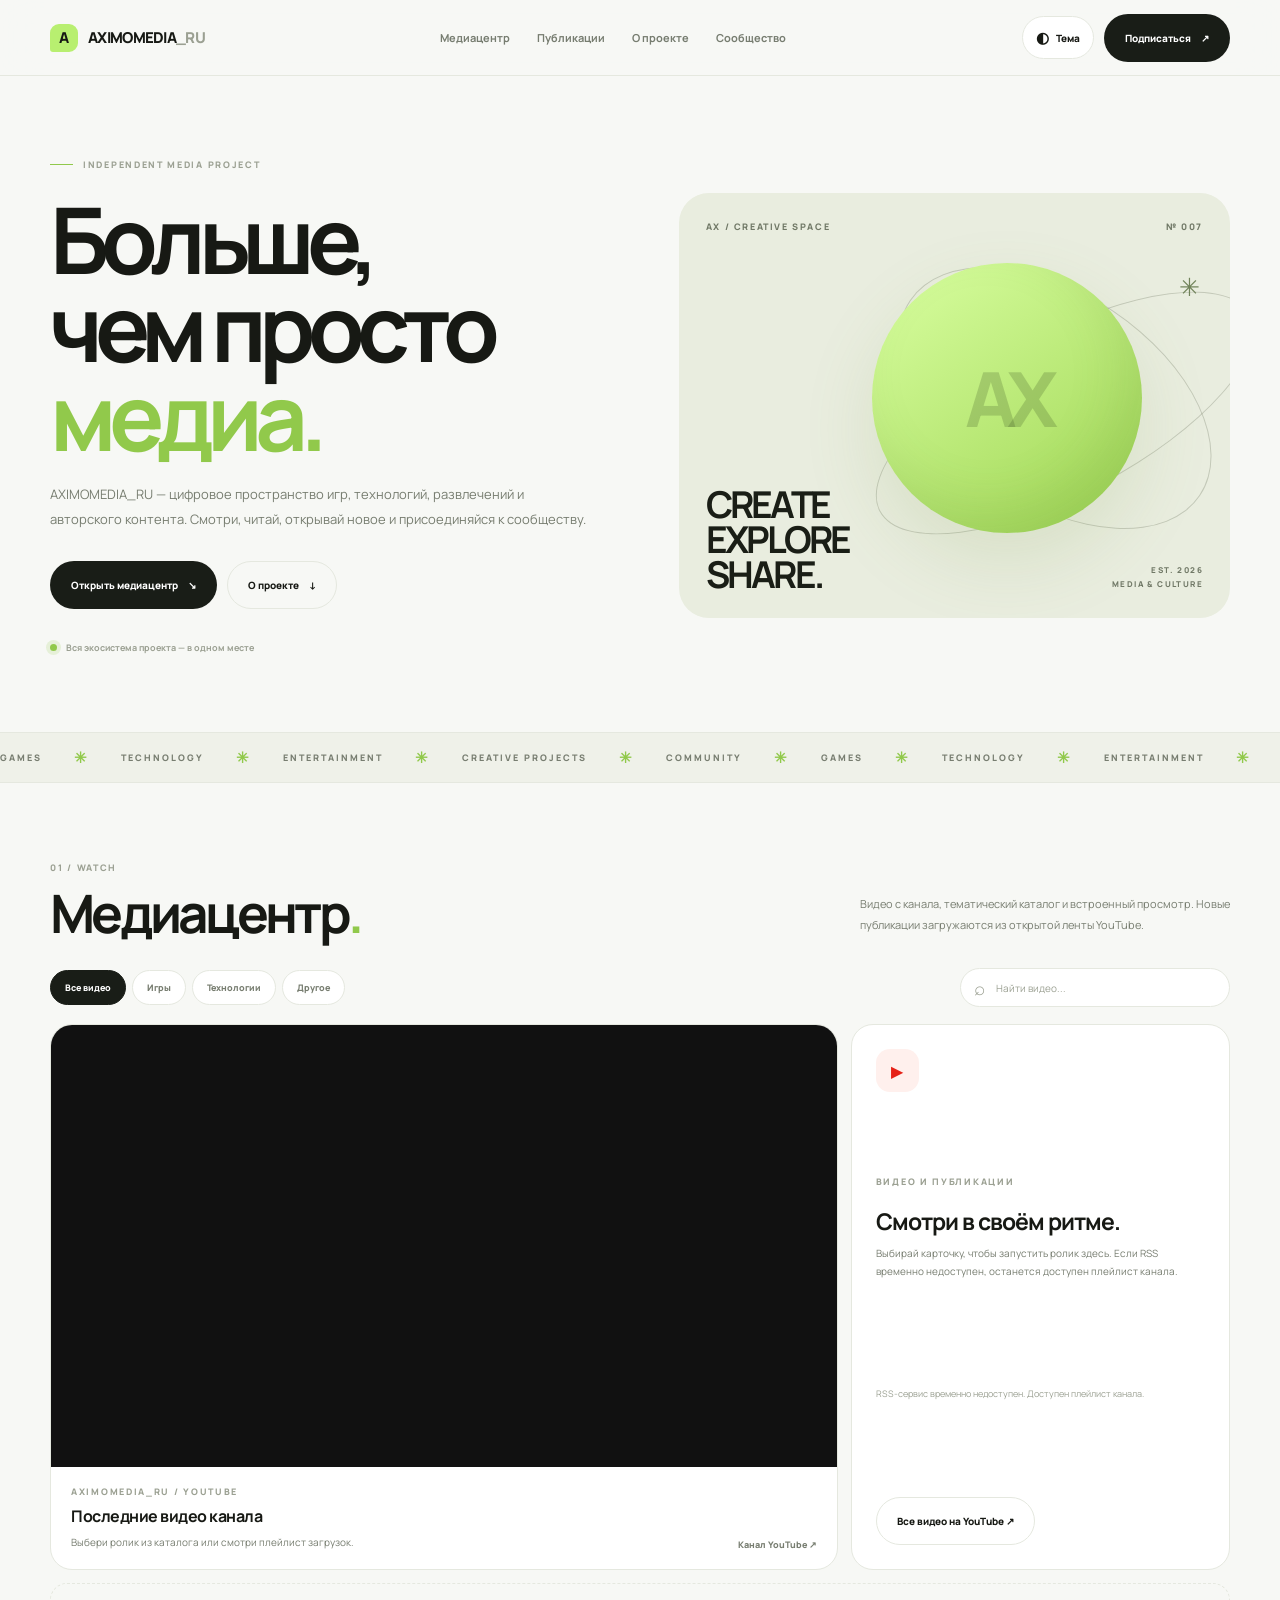
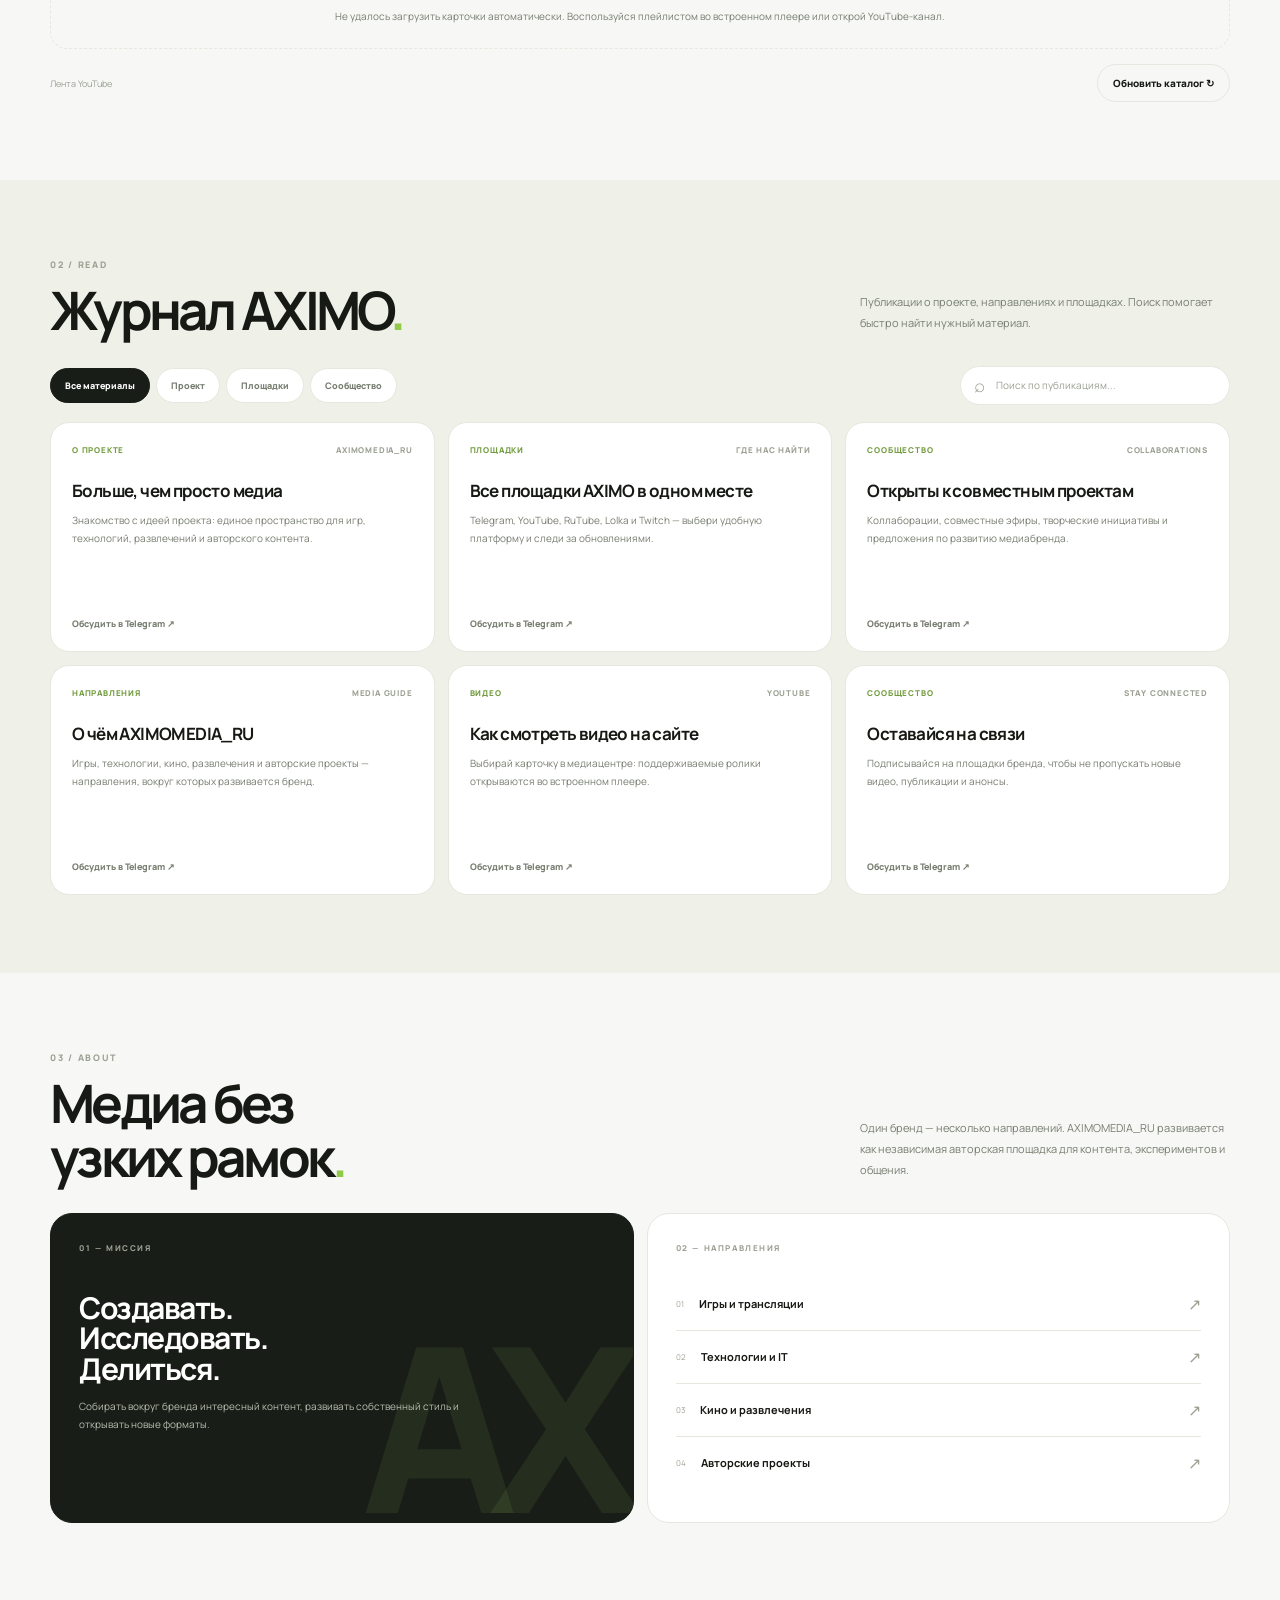
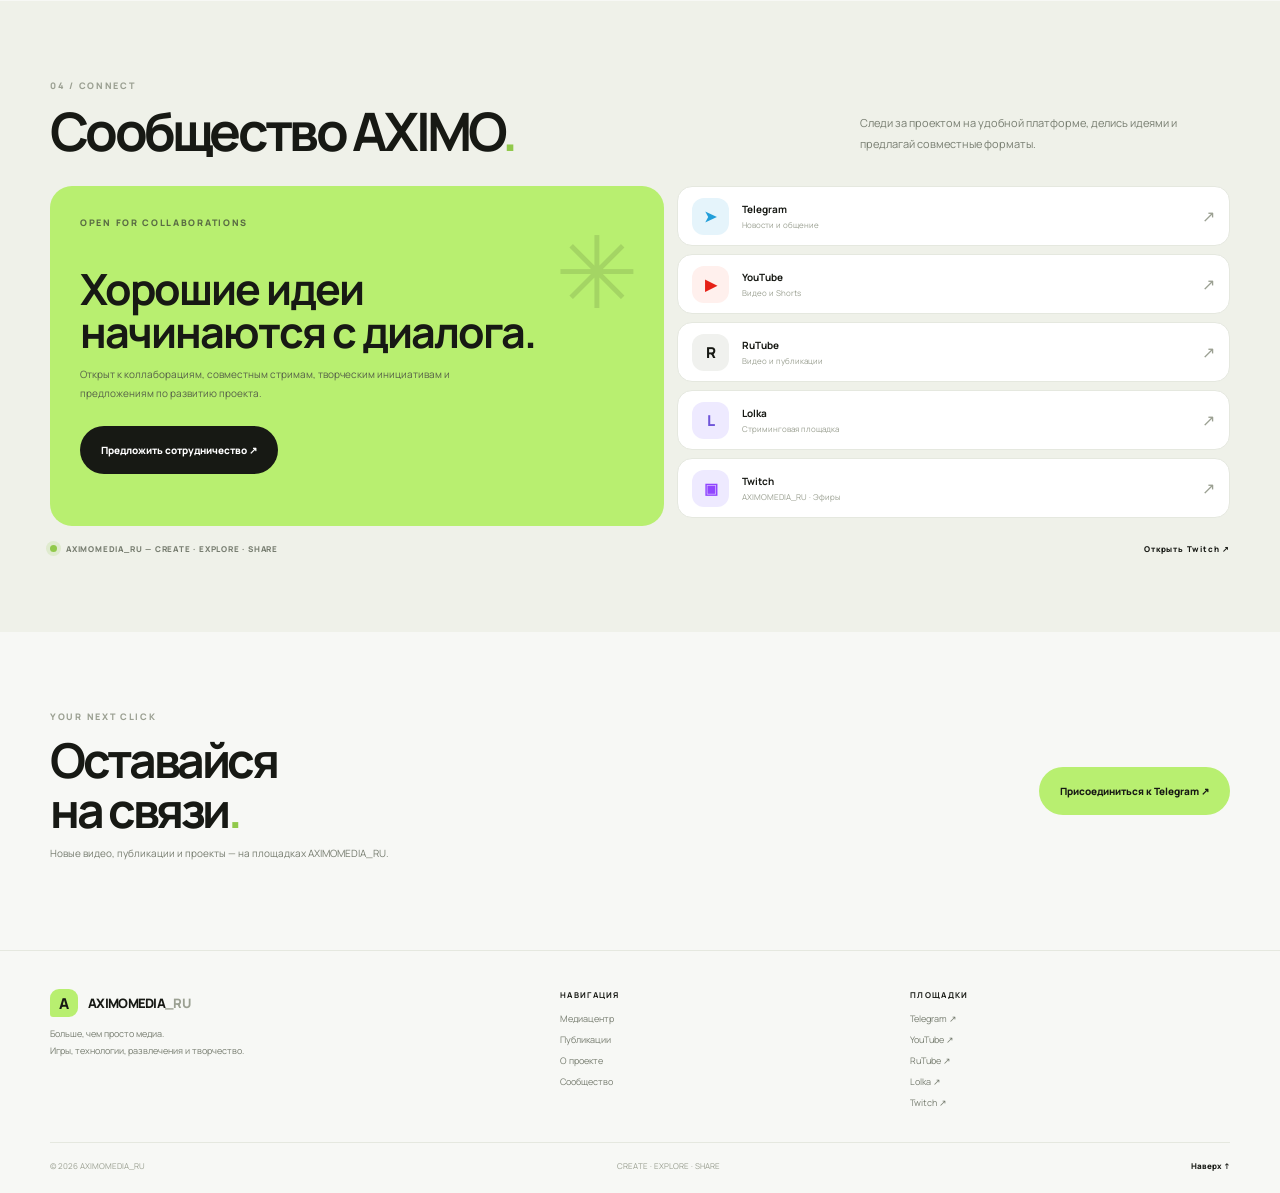
<file: index.html>
<!doctype html>
<html lang="ru">
<head>
  <meta charset="utf-8">
  <meta name="viewport" content="width=device-width,initial-scale=1">
  <meta name="theme-color" content="#f7f8f5">
  <meta name="description" content="AXIMOMEDIA_RU — авторский медиапроект: видео, игры, технологии, развлечения и творческие проекты.">
  <meta property="og:type" content="website">
  <meta property="og:title" content="AXIMOMEDIA_RU — Больше, чем просто медиа">
  <meta property="og:description" content="Видео, публикации, технологии, игры и сообщество AXIMOMEDIA_RU.">
  <title>AXIMOMEDIA_RU — Больше, чем просто медиа</title>
  <link rel="icon" href="assets/favicon.svg" type="image/svg+xml">
  <link rel="preconnect" href="https://fonts.googleapis.com">
  <link rel="preconnect" href="https://fonts.gstatic.com" crossorigin>
  <link href="https://fonts.googleapis.com/css2?family=Manrope:wght@400;500;600;700;800&display=swap" rel="stylesheet">
  <link rel="stylesheet" href="assets/css/styles.css">
</head>
<body>
  <div class="reading-progress" id="readingProgress"></div>
  <header class="site-header">
    <div class="container nav-wrap">
      <a class="brand" href="#home" aria-label="AXIMOMEDIA_RU — главная"><span class="brand-symbol">A</span><span>AXIMOMEDIA<span class="brand-muted">_RU</span></span></a>
      <button class="menu-toggle" id="menuToggle" aria-label="Открыть меню" aria-expanded="false"><span></span><span></span></button>
      <nav class="main-nav" id="mainNav">
        <a href="#media">Медиацентр</a><a href="#news">Публикации</a><a href="#about">О проекте</a><a href="#community">Сообщество</a>
      </nav>
      <div class="nav-actions">
        <button class="theme-toggle" id="themeToggle" aria-label="Переключить тему" title="Переключить тему"><span class="theme-icon">◐</span><span class="theme-label">Тема</span></button>
        <a class="button button-dark nav-follow" href="https://t.me/AximoMedia_RU" target="_blank" rel="noopener">Подписаться <span>↗</span></a>
      </div>
    </div>
  </header>

  <main id="home">
    <section class="hero container">
      <div class="hero-copy reveal">
        <div class="eyebrow"><span class="eyebrow-line"></span> INDEPENDENT MEDIA PROJECT</div>
        <h1>Больше,<br>чем просто <span>медиа.</span></h1>
        <p>AXIMOMEDIA_RU — цифровое пространство игр, технологий, развлечений и авторского контента. Смотри, читай, открывай новое и присоединяйся к сообществу.</p>
        <div class="hero-actions"><a class="button button-dark" href="#media">Открыть медиацентр <span>↘</span></a><a class="button button-ghost" href="#about">О проекте <span>↓</span></a></div>
        <div class="hero-meta"><span class="live-dot"></span> Вся экосистема проекта — в одном месте</div>
      </div>
      <div class="hero-visual reveal" aria-label="Фирменная композиция AXIMOMEDIA_RU">
        <div class="visual-top"><span>AX / CREATIVE SPACE</span><span>№ 007</span></div>
        <div class="visual-orbit orbit-one"></div><div class="visual-orbit orbit-two"></div><div class="visual-orb"><span>AX</span></div>
        <div class="visual-bottom"><strong>CREATE<br>EXPLORE<br>SHARE.</strong><span>EST. 2026<br>MEDIA & CULTURE</span></div>
        <div class="visual-cross">✳</div>
      </div>
    </section>

    <div class="ticker" aria-hidden="true"><div class="ticker-track"><span>GAMES <b>✳</b> TECHNOLOGY <b>✳</b> ENTERTAINMENT <b>✳</b> CREATIVE PROJECTS <b>✳</b> COMMUNITY <b>✳</b></span><span>GAMES <b>✳</b> TECHNOLOGY <b>✳</b> ENTERTAINMENT <b>✳</b> CREATIVE PROJECTS <b>✳</b> COMMUNITY <b>✳</b></span></div></div>

    <section class="section container" id="media">
      <div class="section-heading reveal"><div><div class="eyebrow">01 / WATCH</div><h2>Медиацентр<span>.</span></h2></div><p>Видео с канала, тематический каталог и встроенный просмотр. Новые публикации загружаются из открытой ленты YouTube.</p></div>
      <div class="media-toolbar reveal">
        <div class="filter-tabs" id="videoFilters" aria-label="Фильтр видео">
          <button class="filter-tab active" data-filter="all">Все видео</button>
          <button class="filter-tab" data-filter="gaming">Игры</button>
          <button class="filter-tab" data-filter="tech">Технологии</button>
          <button class="filter-tab" data-filter="other">Другое</button>
        </div>
        <label class="search-box"><span>⌕</span><input id="videoSearch" type="search" placeholder="Найти видео..." aria-label="Поиск видео"></label>
      </div>
      <div class="player-layout reveal">
        <div class="player-card">
          <div class="player-frame" id="playerFrame"><iframe id="youtubePlayer" src="https://www.youtube-nocookie.com/embed/videoseries?list=UUQlWWfImcRwJccdw0e5YLdQ" title="Видео AXIMOMEDIA_RU" loading="lazy" allow="accelerometer; autoplay; clipboard-write; encrypted-media; gyroscope; picture-in-picture; web-share" allowfullscreen></iframe></div>
          <div class="player-info"><div><div class="micro-label" id="playerKicker">AXIMOMEDIA_RU / YOUTUBE</div><h3 id="playerTitle">Последние видео канала</h3><p id="playerDescription">Выбери ролик из каталога или смотри плейлист загрузок.</p></div><a class="text-link" href="https://www.youtube.com/@AximoMedia_RU" target="_blank" rel="noopener">Канал YouTube ↗</a></div>
        </div>
        <aside class="player-aside"><div class="aside-icon">▶</div><div><div class="micro-label">ВИДЕО И ПУБЛИКАЦИИ</div><h3>Смотри в своём ритме.</h3><p>Выбирай карточку, чтобы запустить ролик здесь. Если RSS временно недоступен, останется доступен плейлист канала.</p></div><div class="feed-state" id="feedStatus" role="status">Подключаем ленту…</div><a class="button button-light" href="https://www.youtube.com/@AximoMedia_RU" target="_blank" rel="noopener">Все видео на YouTube ↗</a></aside>
      </div>
      <div class="video-grid" id="videoGrid"><div class="empty-state">Загружаем публикации YouTube…</div></div>
      <div class="section-foot"><span class="small-note" id="videoCount">Лента YouTube</span><button class="button button-ghost button-small" id="refreshVideos">Обновить каталог ↻</button></div>
    </section>

    <section class="section section-tint" id="news">
      <div class="container">
        <div class="section-heading reveal"><div><div class="eyebrow">02 / READ</div><h2>Журнал AXIMO<span>.</span></h2></div><p>Публикации о проекте, направлениях и площадках. Поиск помогает быстро найти нужный материал.</p></div>
        <div class="news-controls reveal">
          <div class="filter-tabs" id="newsFilters"><button class="filter-tab active" data-filter="all">Все материалы</button><button class="filter-tab" data-filter="project">Проект</button><button class="filter-tab" data-filter="platforms">Площадки</button><button class="filter-tab" data-filter="community">Сообщество</button></div>
          <label class="search-box"><span>⌕</span><input id="newsSearch" type="search" placeholder="Поиск по публикациям..." aria-label="Поиск публикаций"></label>
        </div>
        <div class="news-grid" id="newsGrid"></div>
        <div class="news-empty" id="newsEmpty" hidden>Ничего не найдено. Попробуй изменить запрос или категорию.</div>
      </div>
    </section>

    <section class="section container" id="about">
      <div class="section-heading reveal"><div><div class="eyebrow">03 / ABOUT</div><h2>Медиа без<br>узких рамок<span>.</span></h2></div><p>Один бренд — несколько направлений. AXIMOMEDIA_RU развивается как независимая авторская площадка для контента, экспериментов и общения.</p></div>
      <div class="about-grid">
        <article class="about-card about-dark reveal"><div class="card-index">01 — МИССИЯ</div><h3>Создавать.<br>Исследовать.<br>Делиться.</h3><p>Собирать вокруг бренда интересный контент, развивать собственный стиль и открывать новые форматы.</p><span class="about-watermark">AX</span></article>
        <article class="about-card reveal"><div class="card-index">02 — НАПРАВЛЕНИЯ</div><div class="topic-list"><div><span>01</span><strong>Игры и трансляции</strong><i>↗</i></div><div><span>02</span><strong>Технологии и IT</strong><i>↗</i></div><div><span>03</span><strong>Кино и развлечения</strong><i>↗</i></div><div><span>04</span><strong>Авторские проекты</strong><i>↗</i></div></div></article>
      </div>
    </section>

    <section class="section community-section" id="community">
      <div class="container">
        <div class="section-heading reveal"><div><div class="eyebrow">04 / CONNECT</div><h2>Сообщество AXIMO<span>.</span></h2></div><p>Следи за проектом на удобной платформе, делись идеями и предлагай совместные форматы.</p></div>
        <div class="community-grid">
          <article class="community-main reveal"><div class="community-mark">✳</div><div class="micro-label">OPEN FOR COLLABORATIONS</div><h3>Хорошие идеи<br>начинаются с диалога.</h3><p>Открыт к коллаборациям, совместным стримам, творческим инициативам и предложениям по развитию проекта.</p><a class="button button-dark" href="https://t.me/AximoMedia_RU" target="_blank" rel="noopener">Предложить сотрудничество ↗</a></article>
          <div class="social-list reveal">
            <a class="social-link" href="https://t.me/AximoMedia_RU" target="_blank" rel="noopener"><span class="social-logo telegram">➤</span><span><b>Telegram</b><small>Новости и общение</small></span><i>↗</i></a>
            <a class="social-link" href="https://www.youtube.com/@AximoMedia_RU" target="_blank" rel="noopener"><span class="social-logo youtube">▶</span><span><b>YouTube</b><small>Видео и Shorts</small></span><i>↗</i></a>
            <a class="social-link" href="https://rutube.ru/channel/38281222" target="_blank" rel="noopener"><span class="social-logo rutube">R</span><span><b>RuTube</b><small>Видео и публикации</small></span><i>↗</i></a>
            <a class="social-link" href="https://lolka.gg/2n8BaMFaH" target="_blank" rel="noopener"><span class="social-logo lolka">L</span><span><b>Lolka</b><small>Стриминговая площадка</small></span><i>↗</i></a>
            <a class="social-link" href="https://www.twitch.tv/aximomedia_ru" target="_blank" rel="noopener"><span class="social-logo twitch">▣</span><span><b>Twitch</b><small>AXIMOMEDIA_RU · Эфиры</small></span><i>↗</i></a>
          </div>
        </div>
        <div class="community-bottom reveal"><span><span class="live-dot"></span> AXIMOMEDIA_RU — CREATE · EXPLORE · SHARE</span><a href="https://www.twitch.tv/aximomedia_ru" target="_blank" rel="noopener">Открыть Twitch ↗</a></div>
      </div>
    </section>

    <section class="closing-section container reveal">
      <div><div class="eyebrow">YOUR NEXT CLICK</div><h2>Оставайся<br>на связи<span>.</span></h2><p>Новые видео, публикации и проекты — на площадках AXIMOMEDIA_RU.</p></div>
      <a class="button button-green" href="https://t.me/AximoMedia_RU" target="_blank" rel="noopener">Присоединиться к Telegram ↗</a>
    </section>
  </main>

  <footer class="site-footer">
    <div class="container footer-main">
      <div><a class="brand footer-brand" href="#home"><span class="brand-symbol">A</span><span>AXIMOMEDIA<span class="brand-muted">_RU</span></span></a><p>Больше, чем просто медиа.<br>Игры, технологии, развлечения и творчество.</p></div>
      <div class="footer-col"><b>НАВИГАЦИЯ</b><a href="#media">Медиацентр</a><a href="#news">Публикации</a><a href="#about">О проекте</a><a href="#community">Сообщество</a></div>
      <div class="footer-col"><b>ПЛОЩАДКИ</b><a href="https://t.me/AximoMedia_RU" target="_blank" rel="noopener">Telegram ↗</a><a href="https://www.youtube.com/@AximoMedia_RU" target="_blank" rel="noopener">YouTube ↗</a><a href="https://rutube.ru/channel/38281222" target="_blank" rel="noopener">RuTube ↗</a><a href="https://lolka.gg/2n8BaMFaH" target="_blank" rel="noopener">Lolka ↗</a><a href="https://www.twitch.tv/aximomedia_ru" target="_blank" rel="noopener">Twitch ↗</a></div>
    </div>
    <div class="container footer-bottom"><span>© <span id="year"></span> AXIMOMEDIA_RU</span><span>CREATE · EXPLORE · SHARE</span><a href="#home">Наверх ↑</a></div>
  </footer>
  <button class="back-top" id="backTop" aria-label="Наверх">↑</button>
  <script src="assets/js/app.js" defer></script>
</body>
</html>
</file>
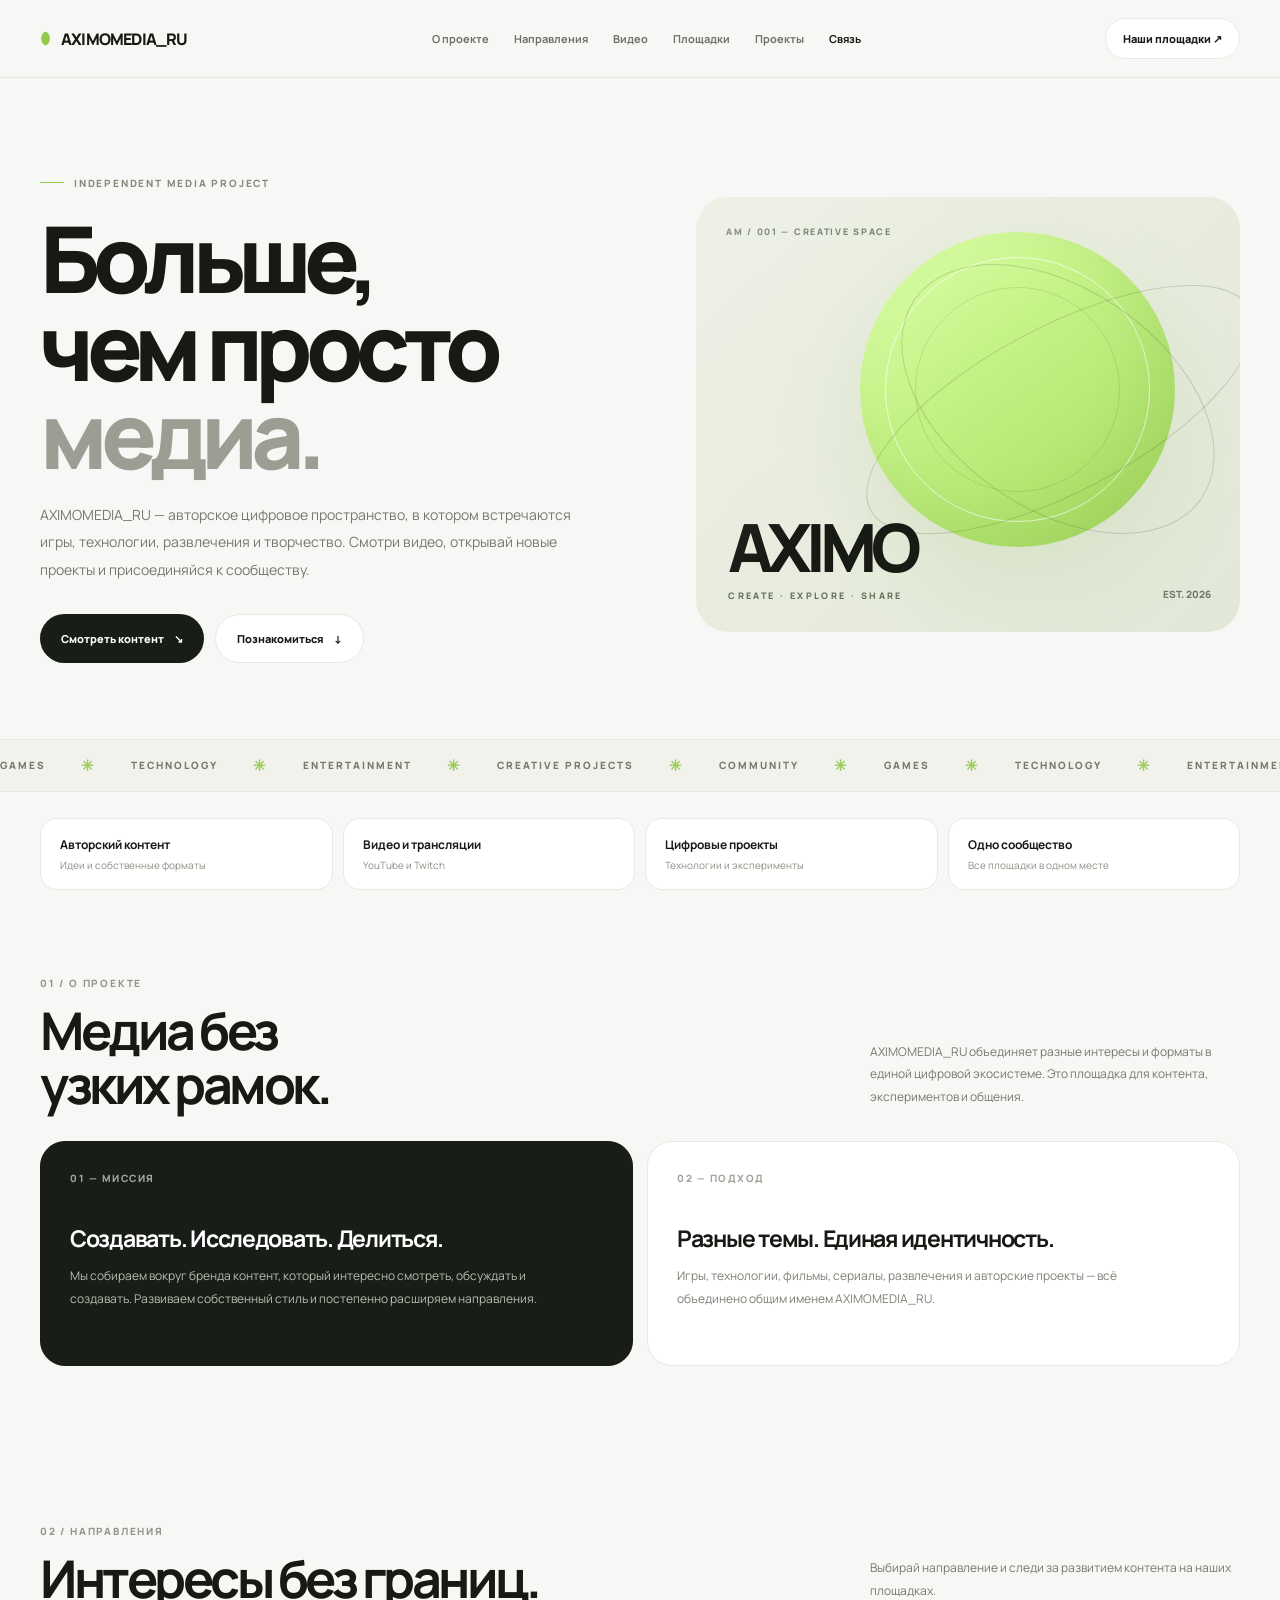
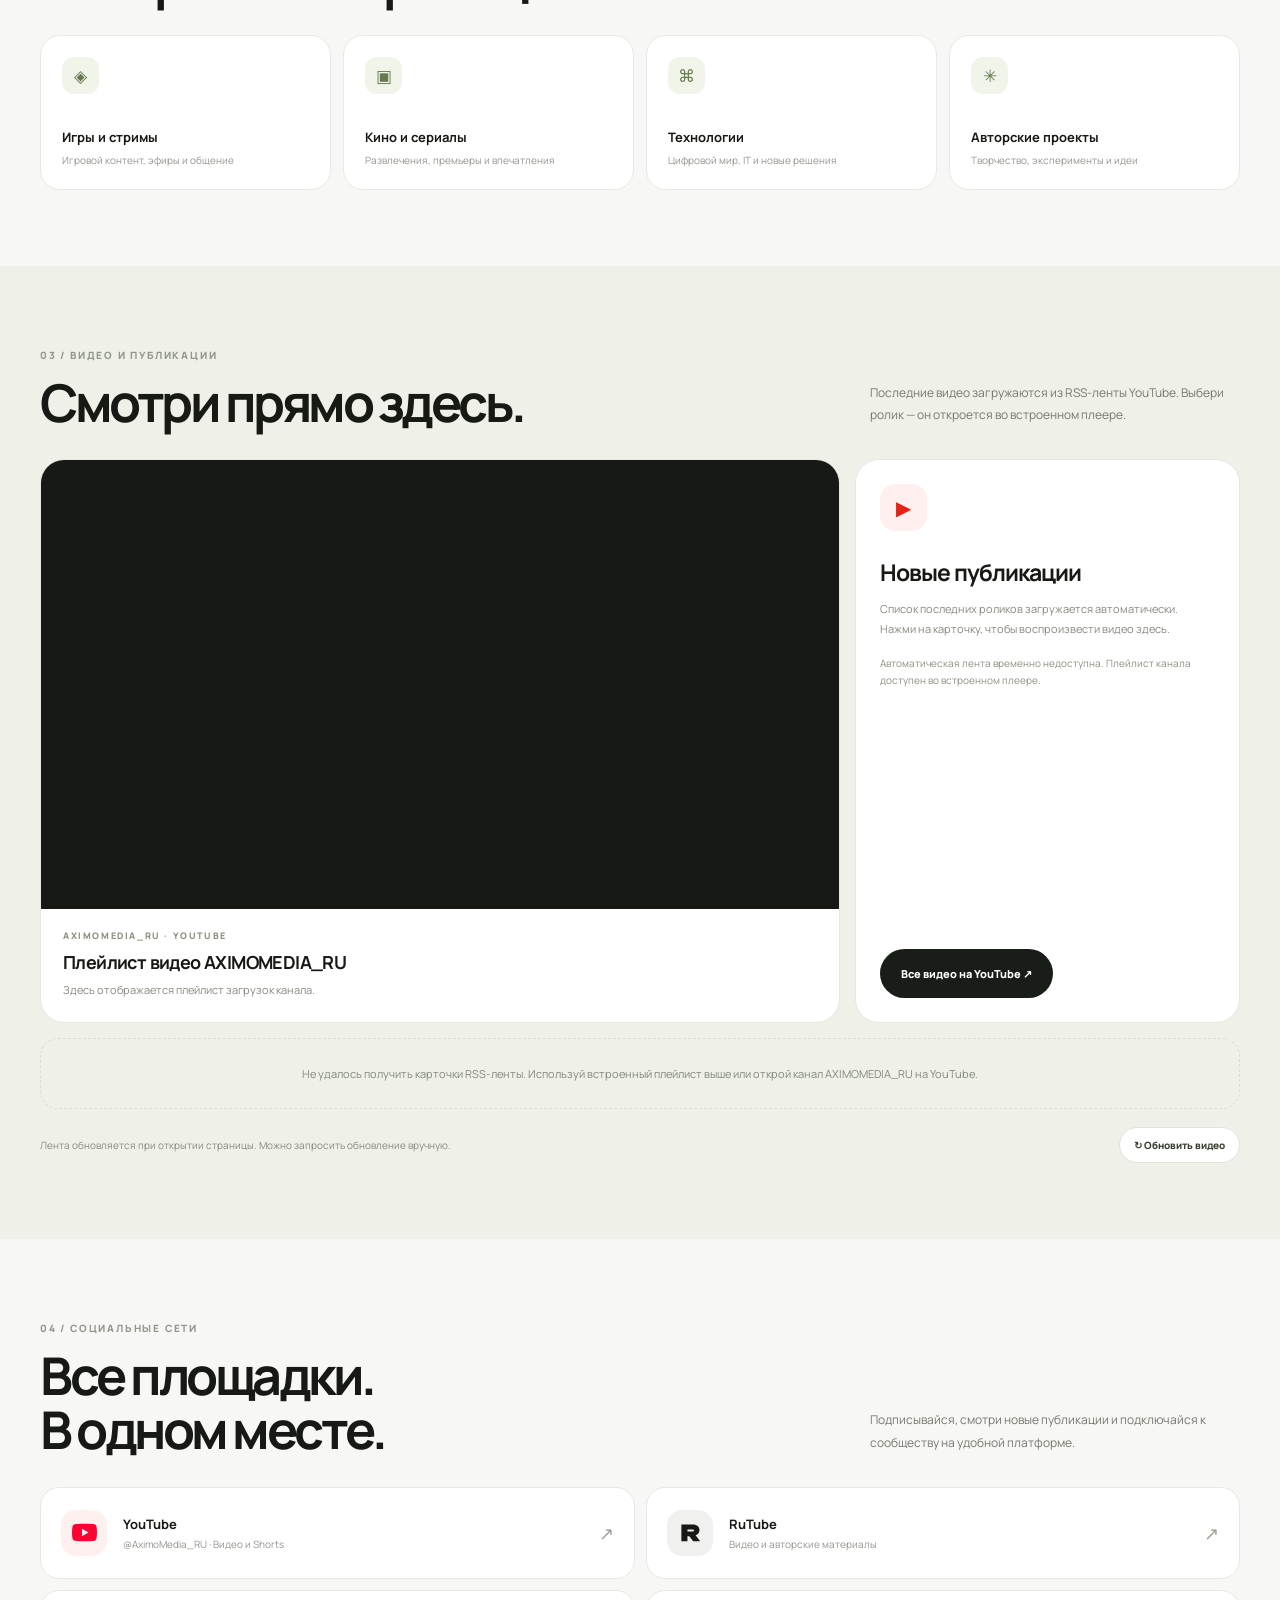
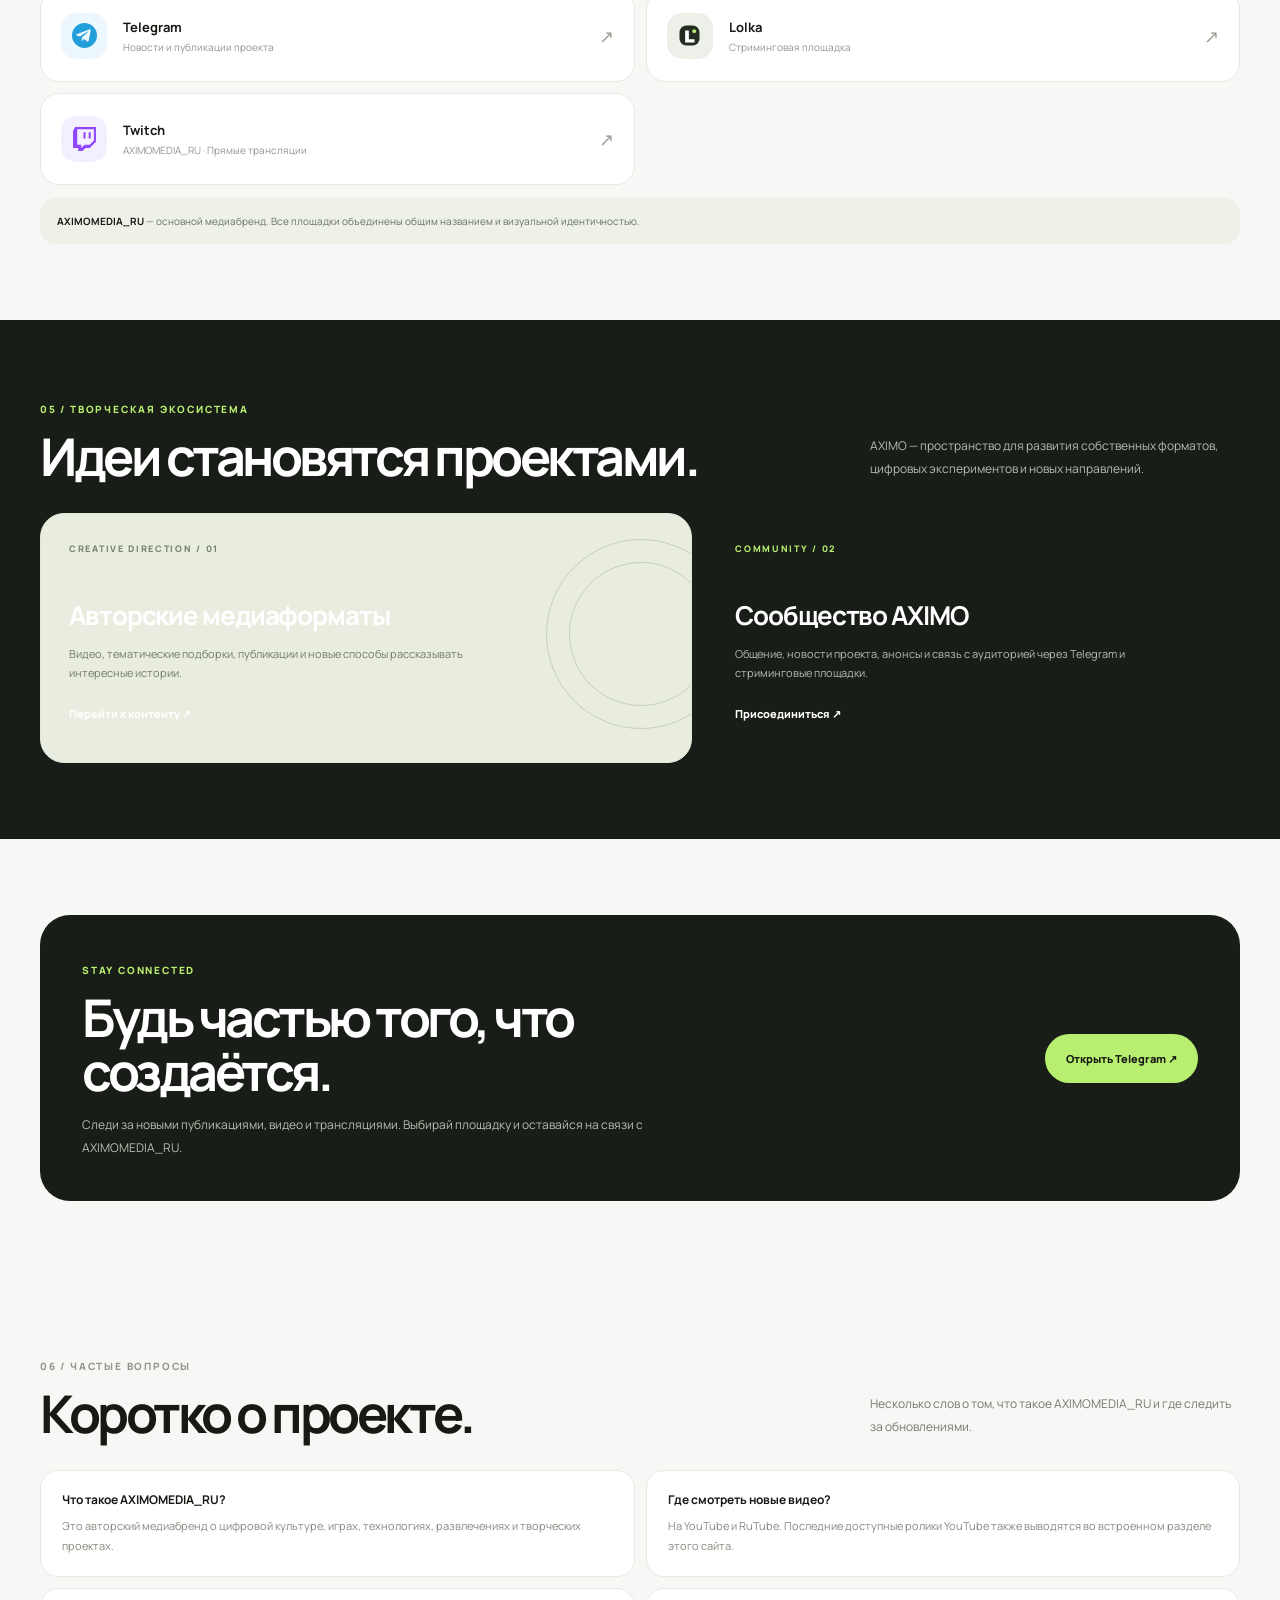
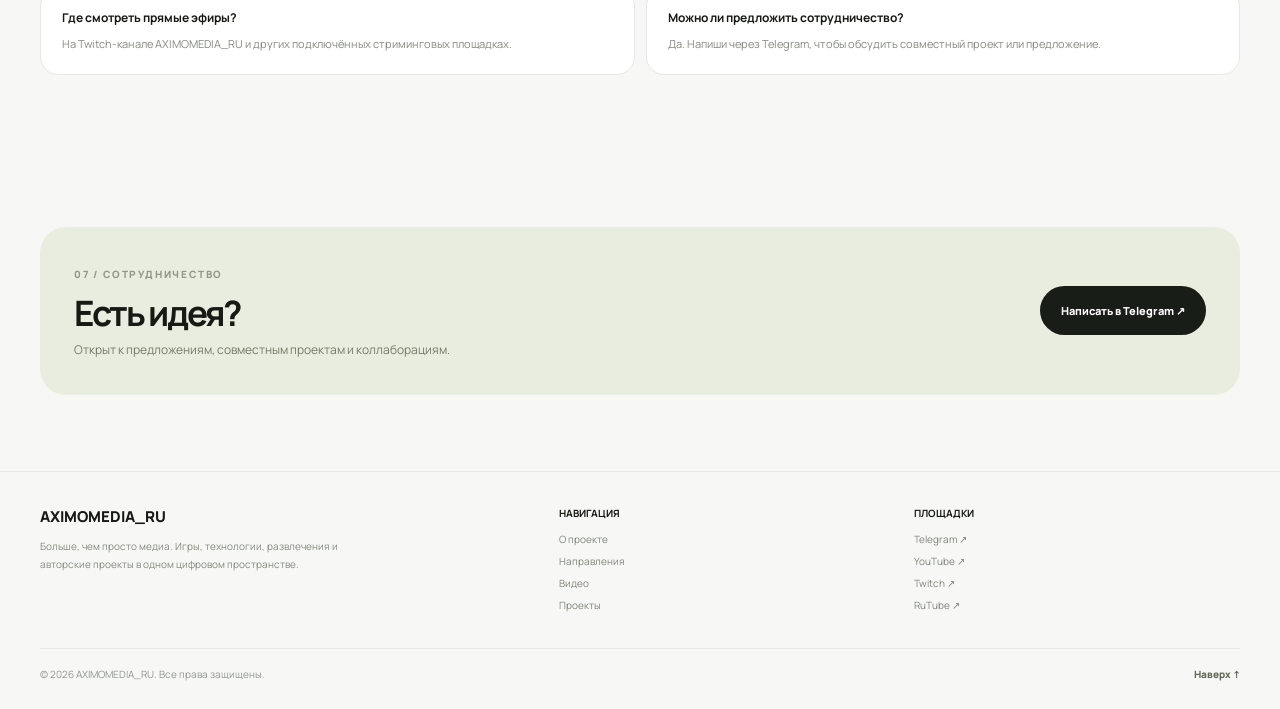
<file: index (10).html>
<!DOCTYPE html>
<html lang="ru">
<head>
  <meta charset="UTF-8">
  <meta name="viewport" content="width=device-width, initial-scale=1">
  <meta name="theme-color" content="#f7f8f5">
  <meta name="description" content="AXIMOMEDIA_RU — авторский медиабренд об играх, технологиях, развлечениях и творчестве. Видео, публикации, стримы и проекты в одном месте.">
  <meta property="og:type" content="website">
  <meta property="og:title" content="AXIMOMEDIA_RU — Больше, чем просто медиа">
  <meta property="og:description" content="Игры. Технологии. Развлечения. Авторские проекты.">
  <meta name="twitter:card" content="summary_large_image">
  <link rel="icon" href="data:image/svg+xml,%3Csvg xmlns='http://www.w3.org/2000/svg' viewBox='0 0 64 64'%3E%3Crect width='64' height='64' rx='18' fill='%23191d17'/%3E%3Cpath d='M18 44 32 14l14 30h-9l-5-12-5 12z' fill='%23b8ef70'/%3E%3C/svg%3E">
  <title>AXIMOMEDIA_RU — Больше, чем просто медиа</title>
  <link rel="preconnect" href="https://fonts.googleapis.com">
  <link rel="preconnect" href="https://fonts.gstatic.com" crossorigin>
  <link href="https://fonts.googleapis.com/css2?family=Manrope:wght@400;500;600;700;800&display=swap" rel="stylesheet">
  <style>
    :root{--bg:#f7f8f5;--paper:#fff;--ink:#171914;--muted:#74786e;--soft:#9ba092;--line:#e7e9e2;--accent:#b8ef70;--accent2:#91c94b;--dark:#191d17;--dark2:#252b21;--radius:25px;--shadow:0 20px 60px rgba(28,35,20,.075);--max:1200px}
    *{box-sizing:border-box}html{scroll-behavior:smooth;scroll-padding-top:95px}body{margin:0;background:var(--bg);color:var(--ink);font-family:Manrope,Arial,sans-serif;-webkit-font-smoothing:antialiased}body.menu-open{overflow:hidden}a{color:inherit;text-decoration:none}button{font:inherit}::selection{background:var(--accent);color:var(--ink)}.wrap{width:min(var(--max),calc(100% - 48px));margin:auto}
    .topbar{height:78px;position:sticky;top:0;z-index:100;background:rgba(247,248,245,.9);backdrop-filter:blur(18px);border-bottom:1px solid rgba(224,227,218,.85)}.nav{height:100%;display:flex;align-items:center;justify-content:space-between;gap:24px}.brand{display:flex;align-items:center;gap:10px;font-size:16px;font-weight:800;letter-spacing:-.8px;white-space:nowrap}.brand-mark{width:11px;height:11px;background:var(--accent2);border-radius:3px 8px 3px 8px;transform:rotate(45deg)}.nav-links{display:flex;gap:25px;font-size:11px;font-weight:700;color:#6e7368}.nav-links a{transition:color .2s}.nav-links a:hover,.nav-links a.active{color:var(--ink)}.nav-right{display:flex;align-items:center;gap:10px}.nav-cta{padding:12px 17px;border:1px solid var(--line);border-radius:999px;background:#fff;font-size:11px;font-weight:800;transition:.2s}.nav-cta:hover{border-color:#cbd8bb;transform:translateY(-2px)}.menu-toggle{display:none;width:42px;height:42px;border:1px solid var(--line);border-radius:50%;background:white;cursor:pointer}.menu-toggle span{display:block;width:16px;height:1.5px;background:var(--ink);margin:5px auto}
    .hero{padding:88px 0 76px;display:grid;grid-template-columns:1.05fr .95fr;gap:55px;align-items:center}.eyebrow,.kicker{display:inline-flex;align-items:center;gap:10px;color:#858b7d;font-size:10px;font-weight:800;letter-spacing:1.8px;text-transform:uppercase}.eyebrow:before{content:"";width:24px;height:1px;background:var(--accent2)}h1{font-size:clamp(54px,7.2vw,94px);line-height:.96;letter-spacing:-.08em;margin:24px 0 22px;font-weight:800}.muted-word{color:#9a9e93}.hero-copy{max-width:560px;color:var(--muted);font-size:14px;line-height:1.95}.actions{display:flex;flex-wrap:wrap;gap:11px;margin-top:31px}.btn{display:inline-flex;align-items:center;justify-content:center;gap:10px;min-height:49px;padding:0 21px;border-radius:999px;font-size:11px;font-weight:800;transition:transform .22s,background .22s,border-color .22s}.btn:hover{transform:translateY(-3px)}.btn-dark{background:var(--dark);color:#fff}.btn-dark:hover{background:#30382b}.btn-light{background:#fff;border:1px solid var(--line)}.btn-light:hover{border-color:#cbd8bb}.btn-green{background:var(--accent);color:var(--ink)}.btn-outline-light{border:1px solid rgba(255,255,255,.22);color:#fff}
    .hero-art{position:relative;isolation:isolate;overflow:hidden;min-height:435px;padding:32px;border-radius:32px;background:#e9eddf;display:flex;align-items:flex-end}.art-label{position:absolute;top:28px;left:30px;color:#6d7463;font-size:9px;font-weight:800;letter-spacing:1.7px}.orb{position:absolute;z-index:-1;width:315px;aspect-ratio:1;right:12%;top:35px;border-radius:50%;background:linear-gradient(145deg,#d8ffa0,#a8df60);box-shadow:inset -25px -24px 55px rgba(91,133,45,.12),0 35px 90px rgba(131,174,76,.14);animation:float 8s ease-in-out infinite}.orb:before,.orb:after{content:"";position:absolute;inset:25px;border:1px solid rgba(255,255,255,.65);border-radius:50%}.orb:after{inset:55px;border-color:rgba(74,111,39,.17)}.ring{position:absolute;z-index:-1;width:430px;height:165px;border:1px solid rgba(31,43,24,.17);border-radius:50%;top:130px;right:-35px;transform:rotate(-28deg)}.ring.r2{width:350px;height:220px;top:92px;right:7px;transform:rotate(35deg)}.art-title{font-size:clamp(45px,5.2vw,70px);line-height:.86;letter-spacing:-.09em;font-weight:800}.art-title small{display:block;margin-top:17px;color:#68705c;font-size:9px;letter-spacing:2.4px}.art-index{position:absolute;right:29px;bottom:31px;font-size:10px;font-weight:800;color:#72796a}@keyframes float{0%,100%{transform:translateY(0) rotate(0)}50%{transform:translateY(-13px) rotate(5deg)}}
    .ticker{overflow:hidden;border-block:1px solid var(--line);background:#f0f2eb}.ticker-track{display:flex;gap:35px;width:max-content;padding:15px 0;animation:marquee 36s linear infinite;color:#74796d;font-size:10px;font-weight:800;letter-spacing:2px;text-transform:uppercase}.ticker-track span{display:flex;align-items:center;gap:35px}.ticker-track b{color:#9acb5c;font-size:15px}@keyframes marquee{to{transform:translateX(-50%)}}
    .quick-strip{display:grid;grid-template-columns:repeat(4,1fr);gap:10px;padding:26px 0 4px}.quick-item{padding:17px 19px;background:#fff;border:1px solid var(--line);border-radius:17px}.quick-item strong{display:block;font-size:12px}.quick-item span{display:block;margin-top:5px;color:#8b9084;font-size:10px}
    section{padding:76px 0}.section-head{display:flex;justify-content:space-between;align-items:flex-end;gap:30px;margin-bottom:29px}.kicker{color:#92978b}h2{margin:12px 0 0;font-size:clamp(34px,4.2vw,52px);line-height:1.04;letter-spacing:-.067em}.section-desc{max-width:370px;margin:0 0 3px;color:var(--muted);font-size:12px;line-height:1.9}.about-grid{display:grid;grid-template-columns:1fr 1fr;gap:14px}.about-card{min-height:225px;padding:29px;border:1px solid var(--line);border-radius:var(--radius);background:#fff}.about-card.dark{background:var(--dark);border-color:var(--dark);color:#fff}.card-index{font-size:10px;color:#a0a69a;font-weight:800;letter-spacing:1.5px}.about-card h3{margin:37px 0 11px;font-size:23px;letter-spacing:-.055em}.about-card p{max-width:480px;margin:0;color:#7b8075;font-size:12px;line-height:1.9}.about-card.dark p{color:#b8beb0}
    .topics{display:grid;grid-template-columns:repeat(4,1fr);gap:12px}.topic{min-height:155px;padding:21px;border:1px solid var(--line);border-radius:20px;background:#fff;display:flex;flex-direction:column;justify-content:space-between;transition:.22s}.topic:hover{transform:translateY(-4px);box-shadow:var(--shadow);border-color:#d3ddc8}.topic-icon{width:37px;height:37px;display:grid;place-items:center;border-radius:12px;background:#f0f4e9;color:#667b4d;font-size:17px}.topic strong{font-size:13px}.topic span{display:block;margin-top:6px;color:#92968c;font-size:10px;line-height:1.5}
    .dark-band{background:var(--dark);color:#fff}.dark-band .kicker{color:var(--accent)}.dark-band .section-desc{color:#b8beb0}.dark-band h2{color:#fff}
    .video-section{background:#eff1e9}.video-layout{display:grid;grid-template-columns:1.35fr .65fr;gap:15px;align-items:stretch}.video-main,.video-side{background:#fff;border:1px solid #e5e8df;border-radius:24px;overflow:hidden}.video-frame{position:relative;width:100%;aspect-ratio:16/9;background:#171914}.video-frame iframe{position:absolute;inset:0;width:100%;height:100%;border:0}.video-caption{padding:20px 22px 22px}.tag{color:#89917d;font-size:9px;font-weight:800;letter-spacing:1.6px;text-transform:uppercase}.video-caption h3{margin:8px 0 7px;font-size:18px;letter-spacing:-.6px}.video-caption p{margin:0;color:#858a7e;font-size:11px;line-height:1.7}.video-side{padding:24px;display:flex;flex-direction:column;justify-content:space-between}.play-mark{width:47px;height:47px;border-radius:15px;display:grid;place-items:center;background:#fff0ef;color:#e62117;font-size:20px}.video-side h3{margin:25px 0 9px;font-size:23px;letter-spacing:-1px}.video-side p{color:#858a7e;font-size:11px;line-height:1.8}.video-side .btn{align-self:flex-start;margin-top:18px}.feed-status{margin-top:16px;color:#8a9181;font-size:10px;line-height:1.7}.video-grid{display:grid;grid-template-columns:repeat(3,1fr);gap:13px;margin-top:15px}.video-card{display:block;overflow:hidden;border:1px solid #e5e8df;border-radius:19px;background:#fff;text-align:left;cursor:pointer;transition:transform .22s,border-color .22s,box-shadow .22s}.video-card:hover{transform:translateY(-4px);border-color:#cbd8bb;box-shadow:0 14px 35px rgba(28,35,20,.07)}.video-thumb{position:relative;aspect-ratio:16/9;background:#e7eadf;overflow:hidden}.video-thumb img{width:100%;height:100%;display:block;object-fit:cover;transition:transform .35s}.video-card:hover .video-thumb img{transform:scale(1.04)}.video-play{position:absolute;left:50%;top:50%;transform:translate(-50%,-50%);width:43px;height:43px;display:grid;place-items:center;border-radius:50%;background:rgba(255,255,255,.94);color:#1b1e18;font-size:14px;box-shadow:0 5px 20px rgba(0,0,0,.14)}.video-card-body{padding:15px 16px 17px}.video-card-title{display:-webkit-box;-webkit-line-clamp:2;-webkit-box-orient:vertical;overflow:hidden;min-height:39px;color:#24271f;font-size:11px;font-weight:800;line-height:1.65}.video-card-date{margin-top:9px;color:#969b8e;font-size:9px;font-weight:700}.video-empty{grid-column:1/-1;padding:25px;border:1px dashed #d9dfd0;border-radius:18px;color:#818879;text-align:center;font-size:11px;line-height:1.8}
    .social-grid{display:grid;grid-template-columns:repeat(2,1fr);gap:11px}.social-card{min-height:92px;display:flex;align-items:center;gap:16px;padding:18px 20px;border:1px solid var(--line);border-radius:19px;background:#fff;transition:.22s}.social-card:hover{transform:translateY(-3px);border-color:#cbd8bb;box-shadow:0 12px 35px rgba(28,35,20,.055)}.social-icon{flex:0 0 46px;width:46px;height:46px;display:grid;place-items:center;border-radius:15px;background:#f5f6f2}.social-icon img{display:block;width:25px;height:25px;object-fit:contain}.social-text{min-width:0;flex:1}.social-text strong{display:block;font-size:13px}.social-text span{display:block;margin-top:4px;color:#92968c;font-size:10px}.social-arrow{color:#9da296;font-size:18px;transition:transform .2s}.social-card:hover .social-arrow{transform:translate(3px,-3px);color:#596a43}.social-note{margin-top:13px;padding:14px 17px;border-radius:16px;background:#eef1e8;color:#68705f;font-size:10px;line-height:1.8}.social-note b{color:var(--ink)}
    .project-grid{display:grid;grid-template-columns:1.1fr .9fr;gap:14px}.project-card{position:relative;min-height:250px;overflow:hidden;padding:28px;border-radius:24px;background:#e9eddf;border:1px solid #e2e7d8}.project-card.dark{background:var(--dark);border-color:var(--dark);color:#fff}.project-card .mini-label{font-size:9px;font-weight:800;letter-spacing:1.7px;color:#7a826d}.project-card.dark .mini-label{color:var(--accent)}.project-card h3{max-width:420px;margin:42px 0 10px;font-size:26px;letter-spacing:-1.1px}.project-card p{max-width:450px;color:#747b69;font-size:11px;line-height:1.8}.project-card.dark p{color:#b8beb0}.project-card a{display:inline-flex;margin-top:12px;font-size:11px;font-weight:800}.project-orb{position:absolute;width:190px;height:190px;border:1px solid rgba(68,86,48,.2);border-radius:50%;right:-45px;top:25px}.project-orb:after{content:"";position:absolute;inset:22px;border:1px solid rgba(68,86,48,.2);border-radius:50%}
    .feature{display:grid;grid-template-columns:1fr auto;gap:30px;align-items:center;padding:42px;border-radius:30px;background:var(--dark);color:white}.feature .kicker{color:var(--accent)}.feature h2{max-width:620px}.feature p{max-width:580px;margin:15px 0 0;color:#b8beb0;font-size:12px;line-height:1.9}.feature .btn{white-space:nowrap}
    .faq-list{display:grid;grid-template-columns:1fr 1fr;gap:11px}.faq-item{padding:20px 21px;border:1px solid var(--line);border-radius:18px;background:#fff}.faq-item h3{margin:0 0 8px;font-size:12px}.faq-item p{margin:0;color:#858a7e;font-size:11px;line-height:1.8}
    .contact-panel{display:flex;align-items:center;justify-content:space-between;gap:25px;padding:34px;border-radius:26px;background:#e9eddf}.contact-panel h2{font-size:35px}.contact-panel p{margin:9px 0 0;color:#747b69;font-size:12px;line-height:1.7}
    footer{padding:34px 0 28px;border-top:1px solid var(--line);color:#92968c;font-size:10px}.footer-top{display:grid;grid-template-columns:1.2fr .8fr .8fr;gap:30px;padding-bottom:28px}.footer-brand{color:var(--ink);font-size:15px;font-weight:800}.footer-about{max-width:330px;margin-top:10px;color:#858a7e;line-height:1.8}.footer-col strong{display:block;margin-bottom:12px;color:var(--ink);font-size:10px}.footer-col a{display:block;margin:8px 0;color:#7f8578}.footer-col a:hover{color:var(--ink)}.footer-bottom{display:flex;align-items:center;justify-content:space-between;gap:18px;padding-top:18px;border-top:1px solid var(--line)}.back-top{font-weight:800;color:#5f6755}
    .skip-link{position:fixed;left:14px;top:12px;z-index:300;padding:12px 16px;border-radius:12px;background:var(--dark);color:#fff;transform:translateY(-160%);transition:transform .2s}.skip-link:focus{transform:translateY(0)}
    .reading-progress{position:fixed;top:0;left:0;width:0;height:3px;z-index:220;background:var(--accent2);box-shadow:0 0 12px rgba(145,201,75,.35)}
    .social-icon svg{width:25px;height:25px;display:block}.brand-youtube{color:#ff0033;background:#fff0f0}.brand-rutube{color:#171914;background:#f0f1ee}.brand-telegram{color:#229ed9;background:#edf8fd}.brand-lolka{color:#252b21;background:#edf0e8}.brand-twitch{color:#9146ff;background:#f3efff}
    .video-tools{display:flex;align-items:center;justify-content:space-between;gap:12px;margin-top:18px}.video-tools-note{color:#858a7e;font-size:10px;line-height:1.6}.refresh-feed{display:inline-flex;align-items:center;gap:8px;padding:10px 14px;border:1px solid #dfe4d8;border-radius:999px;background:#fff;color:#394032;font-size:10px;font-weight:800;cursor:pointer;transition:.2s}.refresh-feed:hover{border-color:#b8d296;transform:translateY(-2px)}.refresh-feed:disabled{opacity:.55;cursor:wait;transform:none}
    .social-card:focus-visible,.btn:focus-visible,.nav-links a:focus-visible,.nav-cta:focus-visible,.refresh-feed:focus-visible,.to-top:focus-visible{outline:3px solid var(--accent2);outline-offset:3px}
    .hero-art:after{content:"";position:absolute;inset:0;pointer-events:none;background:linear-gradient(135deg,rgba(255,255,255,.2),transparent 45%,rgba(95,130,60,.05))}
    .topic,.about-card,.project-card,.faq-item,.quick-item{transition:transform .22s,border-color .22s,box-shadow .22s}.quick-item:hover,.faq-item:hover{transform:translateY(-3px);border-color:#d3ddc8;box-shadow:var(--shadow)}
    .reveal{opacity:0;transform:translateY(18px);transition:opacity .65s ease,transform .65s ease}.reveal.visible{opacity:1;transform:translateY(0)}.to-top{position:fixed;right:22px;bottom:22px;z-index:40;width:46px;height:46px;border:0;border-radius:50%;background:var(--dark);color:#fff;font-size:18px;box-shadow:var(--shadow);cursor:pointer;opacity:0;pointer-events:none;transform:translateY(8px);transition:.2s}.to-top.visible{opacity:1;pointer-events:auto;transform:translateY(0)}
    @media(prefers-reduced-motion:reduce){*,*::before,*::after{scroll-behavior:auto!important;animation-duration:.01ms!important;transition-duration:.01ms!important}.reveal{opacity:1;transform:none}}
    @media(max-width:900px){.nav-links{gap:14px}.hero{grid-template-columns:1fr;gap:35px;padding-top:68px}.hero-art{min-height:360px}.topics{grid-template-columns:repeat(2,1fr)}.video-layout{grid-template-columns:1fr}.video-side{min-height:220px}.feature{grid-template-columns:1fr}.feature .btn{justify-self:start}.quick-strip{grid-template-columns:repeat(2,1fr)}}
    @media(max-width:650px){.wrap{width:calc(100% - 30px)}.topbar{height:68px}.nav-links{position:fixed;top:68px;left:0;right:0;display:none;flex-direction:column;gap:0;padding:12px 22px 22px;background:rgba(247,248,245,.98);border-bottom:1px solid var(--line)}.nav-links.open{display:flex}.nav-links a{padding:15px 3px;border-bottom:1px solid var(--line)}.nav-cta{display:none}.menu-toggle{display:block}.hero{padding:55px 0 43px}h1{font-size:clamp(49px,14vw,72px)}.hero-copy{font-size:13px}.hero-art{min-height:290px;padding:24px;border-radius:25px}.orb{width:225px;right:5%;top:34px}.ring{width:310px}.ring.r2{width:280px}.art-title{font-size:48px}.art-label{top:23px;left:24px}.art-index{right:22px;bottom:24px}.ticker-track{font-size:9px}section{padding:56px 0}.section-head{display:block;margin-bottom:23px}.section-desc{margin-top:15px}.about-grid,.social-grid,.project-grid,.faq-list{grid-template-columns:1fr}.about-card{min-height:195px;padding:24px}.about-card h3{margin-top:30px}.topics{gap:9px}.topic{min-height:137px;padding:17px}.quick-strip{gap:8px}.quick-item{padding:14px}.video-grid{grid-template-columns:1fr}.video-card{display:grid;grid-template-columns:42% 1fr;align-items:center}.video-card-body{padding:12px}.video-card-title{min-height:0}.video-card-date{margin-top:6px}.feature{padding:29px 24px;border-radius:24px}.contact-panel{align-items:flex-start;flex-direction:column;padding:27px 23px}.contact-panel h2{font-size:31px}.footer-top{grid-template-columns:1fr 1fr}.footer-top>div:first-child{grid-column:1/-1}.footer-bottom{align-items:flex-start;flex-direction:column}}
  </style>
</head>
<body>
<a class="skip-link" href="#main-content">Перейти к содержимому</a>
<div class="reading-progress" id="readingProgress" aria-hidden="true"></div>
<header class="topbar">
  <div class="wrap nav">
    <a class="brand" href="#home" aria-label="AXIMOMEDIA_RU — главная"><span class="brand-mark"></span>AXIMOMEDIA_RU</a>
    <nav class="nav-links" id="navLinks" aria-label="Основная навигация">
      <a href="#about">О проекте</a><a href="#topics">Направления</a><a href="#videos">Видео</a><a href="#socials">Площадки</a><a href="#projects">Проекты</a><a href="#contact">Связь</a>
    </nav>
    <div class="nav-right"><a class="nav-cta" href="#socials">Наши площадки ↗</a><button class="menu-toggle" id="menuToggle" aria-label="Открыть меню" aria-expanded="false" aria-controls="navLinks"><span></span><span></span></button></div>
  </div>
</header>

<main id="home" tabindex="-1">
  <div class="wrap hero">
    <div class="reveal">
      <div class="eyebrow">Independent media project</div>
      <h1>Больше,<br>чем просто <span class="muted-word">медиа.</span></h1>
      <p class="hero-copy">AXIMOMEDIA_RU — авторское цифровое пространство, в котором встречаются игры, технологии, развлечения и творчество. Смотри видео, открывай новые проекты и присоединяйся к сообществу.</p>
      <div class="actions"><a class="btn btn-dark" href="#videos">Смотреть контент <span>↘</span></a><a class="btn btn-light" href="#about">Познакомиться <span>↓</span></a></div>
    </div>
    <div class="hero-art reveal" aria-label="Фирменная графика AXIMOMEDIA">
      <div class="art-label">AM / 001 — CREATIVE SPACE</div><div class="orb"></div><div class="ring"></div><div class="ring r2"></div>
      <div class="art-title">AXIMO<small>CREATE · EXPLORE · SHARE</small></div><div class="art-index">EST. 2026</div>
    </div>
  </div>

  <div class="ticker" aria-hidden="true"><div class="ticker-track">
    <span>GAMES <b>✳</b> TECHNOLOGY <b>✳</b> ENTERTAINMENT <b>✳</b> CREATIVE PROJECTS <b>✳</b> COMMUNITY <b>✳</b></span>
    <span>GAMES <b>✳</b> TECHNOLOGY <b>✳</b> ENTERTAINMENT <b>✳</b> CREATIVE PROJECTS <b>✳</b> COMMUNITY <b>✳</b></span>
  </div></div>

  <div class="wrap quick-strip reveal">
    <div class="quick-item"><strong>Авторский контент</strong><span>Идеи и собственные форматы</span></div>
    <div class="quick-item"><strong>Видео и трансляции</strong><span>YouTube и Twitch</span></div>
    <div class="quick-item"><strong>Цифровые проекты</strong><span>Технологии и эксперименты</span></div>
    <div class="quick-item"><strong>Одно сообщество</strong><span>Все площадки в одном месте</span></div>
  </div>

  <section id="about"><div class="wrap">
    <div class="section-head reveal"><div><div class="kicker">01 / О проекте</div><h2>Медиа без<br>узких рамок.</h2></div><p class="section-desc">AXIMOMEDIA_RU объединяет разные интересы и форматы в единой цифровой экосистеме. Это площадка для контента, экспериментов и общения.</p></div>
    <div class="about-grid">
      <article class="about-card dark reveal"><div class="card-index">01 — МИССИЯ</div><h3>Создавать. Исследовать. Делиться.</h3><p>Мы собираем вокруг бренда контент, который интересно смотреть, обсуждать и создавать. Развиваем собственный стиль и постепенно расширяем направления.</p></article>
      <article class="about-card reveal"><div class="card-index">02 — ПОДХОД</div><h3>Разные темы. Единая идентичность.</h3><p>Игры, технологии, фильмы, сериалы, развлечения и авторские проекты — всё объединено общим именем AXIMOMEDIA_RU.</p></article>
    </div>
  </div></section>

  <section id="topics"><div class="wrap">
    <div class="section-head reveal"><div><div class="kicker">02 / Направления</div><h2>Интересы без границ.</h2></div><p class="section-desc">Выбирай направление и следи за развитием контента на наших площадках.</p></div>
    <div class="topics">
      <article class="topic reveal"><div class="topic-icon">◈</div><div><strong>Игры и стримы</strong><span>Игровой контент, эфиры и общение</span></div></article>
      <article class="topic reveal"><div class="topic-icon">▣</div><div><strong>Кино и сериалы</strong><span>Развлечения, премьеры и впечатления</span></div></article>
      <article class="topic reveal"><div class="topic-icon">⌘</div><div><strong>Технологии</strong><span>Цифровой мир, IT и новые решения</span></div></article>
      <article class="topic reveal"><div class="topic-icon">✳</div><div><strong>Авторские проекты</strong><span>Творчество, эксперименты и идеи</span></div></article>
    </div>
  </div></section>

  <section class="video-section" id="videos"><div class="wrap">
    <div class="section-head reveal"><div><div class="kicker">03 / Видео и публикации</div><h2>Смотри прямо здесь.</h2></div><p class="section-desc">Последние видео загружаются из RSS-ленты YouTube. Выбери ролик — он откроется во встроенном плеере.</p></div>
    <div class="video-layout">
      <article class="video-main reveal">
        <div class="video-frame" id="featuredVideo"><iframe src="https://www.youtube-nocookie.com/embed/videoseries?list=UUQlWWfImcRwJccdw0e5YLdQ" title="Последние видео AXIMOMEDIA_RU" loading="lazy" referrerpolicy="strict-origin-when-cross-origin" allow="accelerometer; autoplay; clipboard-write; encrypted-media; gyroscope; picture-in-picture; web-share" allowfullscreen></iframe></div>
        <div class="video-caption"><div class="tag">AXIMOMEDIA_RU · YouTube</div><h3 id="featuredTitle">Последние видео канала</h3><p id="featuredDescription">Выбери публикацию из списка ниже или смотри плейлист загрузок канала.</p></div>
      </article>
      <aside class="video-side reveal"><div><div class="play-mark">▶</div><h3>Новые публикации</h3><p>Список последних роликов загружается автоматически. Нажми на карточку, чтобы воспроизвести видео здесь.</p><div class="feed-status" id="feedStatus" aria-live="polite">Подключаем ленту YouTube…</div></div><a class="btn btn-dark" href="https://www.youtube.com/@AximoMedia_RU" target="_blank" rel="noopener noreferrer">Все видео на YouTube ↗</a></aside>
    </div>
    <div class="video-grid" id="videoGrid" aria-live="polite"><div class="video-empty">Загружаем публикации канала…</div></div>
    <div class="video-tools"><span class="video-tools-note">Лента обновляется при открытии страницы. Можно запросить обновление вручную.</span><button class="refresh-feed" id="refreshFeed" type="button">↻ Обновить видео</button></div>
  </div></section>

  <section id="socials"><div class="wrap">
    <div class="section-head reveal"><div><div class="kicker">04 / Социальные сети</div><h2>Все площадки.<br>В одном месте.</h2></div><p class="section-desc">Подписывайся, смотри новые публикации и подключайся к сообществу на удобной платформе.</p></div>
    <div class="social-grid">
      <a class="social-card reveal" href="https://www.youtube.com/@AximoMedia_RU" target="_blank" rel="noopener noreferrer"><div class="social-icon brand-youtube" aria-hidden="true"><svg viewBox="0 0 24 24"><path d="M23.5 6.2a3 3 0 0 0-2.1-2.1C19.5 3.6 12 3.6 12 3.6s-7.5 0-9.4.5A3 3 0 0 0 .5 6.2 31 31 0 0 0 0 12a31 31 0 0 0 .5 5.8 3 3 0 0 0 2.1 2.1c1.9.5 9.4.5 9.4.5s7.5 0 9.4-.5a3 3 0 0 0 2.1-2.1A31 31 0 0 0 24 12a31 31 0 0 0-.5-5.8ZM9.6 15.6V8.4l6.3 3.6-6.3 3.6Z" fill="currentColor"/></svg></div><div class="social-text"><strong>YouTube</strong><span>@AximoMedia_RU · Видео и Shorts</span></div><span class="social-arrow">↗</span></a>
      <a class="social-card reveal" href="https://rutube.ru/channel/38281222" target="_blank" rel="noopener noreferrer"><div class="social-icon brand-rutube" aria-hidden="true"><svg viewBox="0 0 40 40"><path d="M7 7h18.5c6.4 0 10.5 3.5 10.5 9.1 0 4.2-2.3 7.1-6.2 8.4L37 34H25.8l-6.1-8.1h-3V34H7V7Zm9.7 8v3.2h8.2c1.4 0 2.2-.5 2.2-1.6s-.8-1.6-2.2-1.6h-8.2Z" fill="currentColor"/></svg></div><div class="social-text"><strong>RuTube</strong><span>Видео и авторские материалы</span></div><span class="social-arrow">↗</span></a>
      <a class="social-card reveal" href="https://t.me/AximoMedia_RU" target="_blank" rel="noopener noreferrer"><div class="social-icon brand-telegram" aria-hidden="true"><svg viewBox="0 0 24 24"><path d="M12 0a12 12 0 1 0 0 24 12 12 0 0 0 0-24Zm5.9 7.7-2 9.5c-.2.7-.6.9-1.2.5l-3.2-2.4-1.5 1.4c-.2.2-.4.4-.8.4l.3-3.3 6-5.4c.3-.3-.1-.4-.5-.2l-7.4 4.7-3.2-1c-.7-.2-.7-.7.1-1l12.5-4.8c.6-.2 1.1.1.9 1.6Z" fill="currentColor"/></svg></div><div class="social-text"><strong>Telegram</strong><span>Новости и публикации проекта</span></div><span class="social-arrow">↗</span></a>
      <a class="social-card reveal" href="https://lolka.gg/2n8BaMFaH" target="_blank" rel="noopener noreferrer"><div class="social-icon brand-lolka" aria-hidden="true"><svg viewBox="0 0 40 40"><rect x="4" y="4" width="32" height="32" rx="11" fill="currentColor"/><path d="M13 12h6v14h9v5H13V12Z" fill="#fff"/><circle cx="27.5" cy="13" r="3" fill="#b8ef70"/></svg></div><div class="social-text"><strong>Lolka</strong><span>Стриминговая площадка</span></div><span class="social-arrow">↗</span></a>
      <a class="social-card reveal" href="https://www.twitch.tv/aximomedia_ru" target="_blank" rel="noopener noreferrer"><div class="social-icon brand-twitch" aria-hidden="true"><svg viewBox="0 0 24 24"><path d="M3 1 1 5v16h5v3h4l3-3h4l6-6V1H3Zm18 13-4 4h-5l-3 3v-3H5V3h16v11ZM16 6h2v6h-2V6Zm-5 0h2v6h-2V6Z" fill="currentColor"/></svg></div><div class="social-text"><strong>Twitch</strong><span>AXIMOMEDIA_RU · Прямые трансляции</span></div><span class="social-arrow">↗</span></a>
    </div>
    <div class="social-note reveal"><b>AXIMOMEDIA_RU</b> — основной медиабренд. Все площадки объединены общим названием и визуальной идентичностью.</div>
  </div></section>

  <section id="projects" class="dark-band"><div class="wrap">
    <div class="section-head reveal"><div><div class="kicker">05 / Творческая экосистема</div><h2>Идеи становятся проектами.</h2></div><p class="section-desc">AXIMO — пространство для развития собственных форматов, цифровых экспериментов и новых направлений.</p></div>
    <div class="project-grid">
      <article class="project-card reveal"><div class="mini-label">CREATIVE DIRECTION / 01</div><div class="project-orb"></div><h3>Авторские медиаформаты</h3><p>Видео, тематические подборки, публикации и новые способы рассказывать интересные истории.</p><a href="https://www.youtube.com/@AximoMedia_RU" target="_blank" rel="noopener noreferrer">Перейти к контенту ↗</a></article>
      <article class="project-card dark reveal"><div class="mini-label">COMMUNITY / 02</div><h3>Сообщество AXIMO</h3><p>Общение, новости проекта, анонсы и связь с аудиторией через Telegram и стриминговые площадки.</p><a href="https://t.me/AximoMedia_RU" target="_blank" rel="noopener noreferrer">Присоединиться ↗</a></article>
    </div>
  </div></section>

  <section><div class="wrap"><div class="feature reveal">
    <div><div class="kicker">Stay connected</div><h2>Будь частью того, что создаётся.</h2><p>Следи за новыми публикациями, видео и трансляциями. Выбирай площадку и оставайся на связи с AXIMOMEDIA_RU.</p></div>
    <a class="btn btn-green" href="https://t.me/AximoMedia_RU" target="_blank" rel="noopener noreferrer">Открыть Telegram ↗</a>
  </div></div></section>

  <section id="faq"><div class="wrap">
    <div class="section-head reveal"><div><div class="kicker">06 / Частые вопросы</div><h2>Коротко о проекте.</h2></div><p class="section-desc">Несколько слов о том, что такое AXIMOMEDIA_RU и где следить за обновлениями.</p></div>
    <div class="faq-list">
      <article class="faq-item reveal"><h3>Что такое AXIMOMEDIA_RU?</h3><p>Это авторский медиабренд о цифровой культуре, играх, технологиях, развлечениях и творческих проектах.</p></article>
      <article class="faq-item reveal"><h3>Где смотреть новые видео?</h3><p>На YouTube и RuTube. Последние доступные ролики YouTube также выводятся во встроенном разделе этого сайта.</p></article>
      <article class="faq-item reveal"><h3>Где смотреть прямые эфиры?</h3><p>На Twitch-канале AXIMOMEDIA_RU и других подключённых стриминговых площадках.</p></article>
      <article class="faq-item reveal"><h3>Можно ли предложить сотрудничество?</h3><p>Да. Напиши через Telegram, чтобы обсудить совместный проект или предложение.</p></article>
    </div>
  </div></section>

  <section id="contact"><div class="wrap"><div class="contact-panel reveal">
    <div><div class="kicker">07 / Сотрудничество</div><h2>Есть идея?</h2><p>Открыт к предложениям, совместным проектам и коллаборациям.</p></div>
    <a class="btn btn-dark" href="https://t.me/AximoMedia_RU" target="_blank" rel="noopener noreferrer">Написать в Telegram ↗</a>
  </div></div></section>
</main>

<footer><div class="wrap">
  <div class="footer-top">
    <div><div class="footer-brand">AXIMOMEDIA_RU</div><p class="footer-about">Больше, чем просто медиа. Игры, технологии, развлечения и авторские проекты в одном цифровом пространстве.</p></div>
    <div class="footer-col"><strong>НАВИГАЦИЯ</strong><a href="#about">О проекте</a><a href="#topics">Направления</a><a href="#videos">Видео</a><a href="#projects">Проекты</a></div>
    <div class="footer-col"><strong>ПЛОЩАДКИ</strong><a href="https://t.me/AximoMedia_RU" target="_blank" rel="noopener noreferrer">Telegram ↗</a><a href="https://www.youtube.com/@AximoMedia_RU" target="_blank" rel="noopener noreferrer">YouTube ↗</a><a href="https://www.twitch.tv/aximomedia_ru" target="_blank" rel="noopener noreferrer">Twitch ↗</a><a href="https://rutube.ru/channel/38281222" target="_blank" rel="noopener noreferrer">RuTube ↗</a></div>
  </div>
  <div class="footer-bottom"><div>© <span id="year"></span> AXIMOMEDIA_RU. Все права защищены.</div><a class="back-top" href="#home">Наверх ↑</a></div>
</div></footer>
<button class="to-top" id="toTop" aria-label="Наверх">↑</button>

<script>
  document.getElementById("year").textContent = new Date().getFullYear();

  // Индикатор чтения страницы.
  const readingProgress = document.getElementById("readingProgress");
  function updateReadingProgress() {
    const maxScroll = document.documentElement.scrollHeight - window.innerHeight;
    const progress = maxScroll > 0 ? (window.scrollY / maxScroll) * 100 : 0;
    readingProgress.style.width = Math.min(100, Math.max(0, progress)) + "%";
  }
  window.addEventListener("scroll", updateReadingProgress, { passive: true });
  window.addEventListener("resize", updateReadingProgress);
  updateReadingProgress();

  // Подмена сломанного внешнего логотипа буквенным знаком, чтобы карточка не выглядела повреждённой.
  document.querySelectorAll(".social-icon img").forEach(img => {
    img.addEventListener("error", () => {
      img.hidden = true;
      const fallback = img.nextElementSibling;
      if (fallback) fallback.hidden = false;
    });
  });

  // Мобильное меню.
  const menuToggle = document.getElementById("menuToggle");
  const navLinks = document.getElementById("navLinks");
  function closeMenu() {
    navLinks.classList.remove("open");
    document.body.classList.remove("menu-open");
    menuToggle.setAttribute("aria-expanded", "false");
    menuToggle.setAttribute("aria-label", "Открыть меню");
  }
  menuToggle.addEventListener("click", () => {
    const opened = navLinks.classList.toggle("open");
    document.body.classList.toggle("menu-open", opened);
    menuToggle.setAttribute("aria-expanded", String(opened));
    menuToggle.setAttribute("aria-label", opened ? "Закрыть меню" : "Открыть меню");
  });
  navLinks.querySelectorAll("a").forEach(link => link.addEventListener("click", closeMenu));
  window.addEventListener("resize", () => { if (window.innerWidth > 650) closeMenu(); });

  // Плавное появление блоков.
  const revealItems = document.querySelectorAll(".reveal");
  if ("IntersectionObserver" in window && !window.matchMedia("(prefers-reduced-motion: reduce)").matches) {
    const revealObserver = new IntersectionObserver((entries, observer) => {
      entries.forEach(entry => {
        if (entry.isIntersecting) {
          entry.target.classList.add("visible");
          observer.unobserve(entry.target);
        }
      });
    }, { threshold: .12 });
    revealItems.forEach(item => revealObserver.observe(item));
  } else revealItems.forEach(item => item.classList.add("visible"));

  // Активный пункт меню.
  const sections = document.querySelectorAll("main section[id]");
  const navItems = document.querySelectorAll(".nav-links a");
  if ("IntersectionObserver" in window) {
    const sectionObserver = new IntersectionObserver(entries => {
      entries.forEach(entry => {
        if (entry.isIntersecting) navItems.forEach(link => link.classList.toggle("active", link.getAttribute("href") === "#" + entry.target.id));
      });
    }, { rootMargin: "-35% 0px -55% 0px" });
    sections.forEach(section => sectionObserver.observe(section));
  }

  // Кнопка возврата наверх.
  const toTop = document.getElementById("toTop");
  window.addEventListener("scroll", () => toTop.classList.toggle("visible", window.scrollY > 600), { passive: true });
  toTop.addEventListener("click", () => window.scrollTo({ top: 0, behavior: "smooth" }));

  // Автоматическая лента YouTube. Если RSS-прокси недоступен, встроенный плейлист остаётся рабочим.
  const YOUTUBE_CHANNEL_ID = "UCQlWWfImcRwJccdw0e5YLdQ";
  const UPLOADS_PLAYLIST_ID = "UUQlWWfImcRwJccdw0e5YLdQ";
  const videoGrid = document.getElementById("videoGrid");
  const feedStatus = document.getElementById("feedStatus");
  const featuredFrame = document.querySelector("#featuredVideo iframe");
  const featuredTitle = document.getElementById("featuredTitle");
  const featuredDescription = document.getElementById("featuredDescription");

  function getVideoId(url) {
    try {
      const u = new URL(url);
      if (u.hostname.includes("youtu.be")) return u.pathname.slice(1);
      return u.searchParams.get("v") || "";
    } catch (_) { return ""; }
  }
  function dateLabel(value) {
    const date = new Date(value);
    return Number.isNaN(date.getTime()) ? "YouTube" : new Intl.DateTimeFormat("ru-RU", { day: "numeric", month: "long", year: "numeric" }).format(date);
  }
  function fallbackFeed(message) {
    feedStatus.textContent = message + " Плейлист канала доступен во встроенном плеере.";
    videoGrid.innerHTML = '<div class="video-empty">Не удалось получить карточки RSS-ленты. Используй встроенный плейлист выше или открой канал AXIMOMEDIA_RU на YouTube.</div>';
    featuredTitle.textContent = "Плейлист видео AXIMOMEDIA_RU";
    featuredDescription.textContent = "Здесь отображается плейлист загрузок канала.";
    featuredFrame.src = "https://www.youtube-nocookie.com/embed/videoseries?list=" + UPLOADS_PLAYLIST_ID;
  }
  function chooseVideo(item) {
    const id = getVideoId(item.link || "");
    if (!id) return;
    featuredFrame.src = "https://www.youtube-nocookie.com/embed/" + encodeURIComponent(id) + "?autoplay=1&rel=0";
    featuredTitle.textContent = item.title || "Видео AXIMOMEDIA_RU";
    featuredDescription.textContent = "Опубликовано: " + dateLabel(item.pubDate);
    document.getElementById("featuredVideo").scrollIntoView({ behavior: "smooth", block: "center" });
  }
  function renderFeed(items) {
    const list = (items || []).filter(item => getVideoId(item.link || "")).slice(0, 6);
    if (!list.length) { fallbackFeed("Пока нет доступных публикаций."); return; }
    videoGrid.replaceChildren();
    list.forEach(item => {
      const id = getVideoId(item.link);
      const card = document.createElement("button");
      card.type = "button";
      card.className = "video-card";
      card.setAttribute("aria-label", "Смотреть видео: " + (item.title || "YouTube"));
      const thumbWrap = document.createElement("div");
      thumbWrap.className = "video-thumb";
      const image = document.createElement("img");
      image.src = item.thumbnail || "https://i.ytimg.com/vi/" + id + "/hqdefault.jpg";
      image.alt = "";
      image.loading = "lazy";
      image.onerror = () => { image.src = "https://i.ytimg.com/vi/" + id + "/hqdefault.jpg"; };
      const play = document.createElement("span");
      play.className = "video-play";
      play.textContent = "▶";
      thumbWrap.append(image, play);
      const body = document.createElement("div");
      body.className = "video-card-body";
      const title = document.createElement("div");
      title.className = "video-card-title";
      title.textContent = item.title || "Видео AXIMOMEDIA_RU";
      const date = document.createElement("div");
      date.className = "video-card-date";
      date.textContent = dateLabel(item.pubDate);
      body.append(title, date);
      card.append(thumbWrap, body);
      card.addEventListener("click", () => chooseVideo(item));
      videoGrid.append(card);
    });
    feedStatus.textContent = "Показаны последние " + list.length + " публикаций канала.";
  }
  async function loadYouTubeFeed() {
    const refreshButton = document.getElementById("refreshFeed");
    if (refreshButton) { refreshButton.disabled = true; refreshButton.textContent = "Обновляем…"; }
    const rss = "https://www.youtube.com/feeds/videos.xml?channel_id=" + encodeURIComponent(YOUTUBE_CHANNEL_ID);
    const proxy = "https://api.rss2json.com/v1/api.json?rss_url=" + encodeURIComponent(rss);
    try {
      const response = await fetch(proxy, { headers: { "Accept": "application/json" } });
      if (!response.ok) throw new Error("RSS proxy HTTP " + response.status);
      const data = await response.json();
      if (data.status !== "ok" || !Array.isArray(data.items)) throw new Error("RSS feed unavailable");
      renderFeed(data.items);
    } catch (error) {
      console.warn("YouTube RSS feed error:", error);
      fallbackFeed("Автоматическая лента временно недоступна.");
    } finally {
      if (refreshButton) { refreshButton.disabled = false; refreshButton.textContent = "↻ Обновить видео"; }
    }
  }
  document.getElementById("refreshFeed").addEventListener("click", loadYouTubeFeed);
  loadYouTubeFeed();
</script>
</body>
</html>
</file>
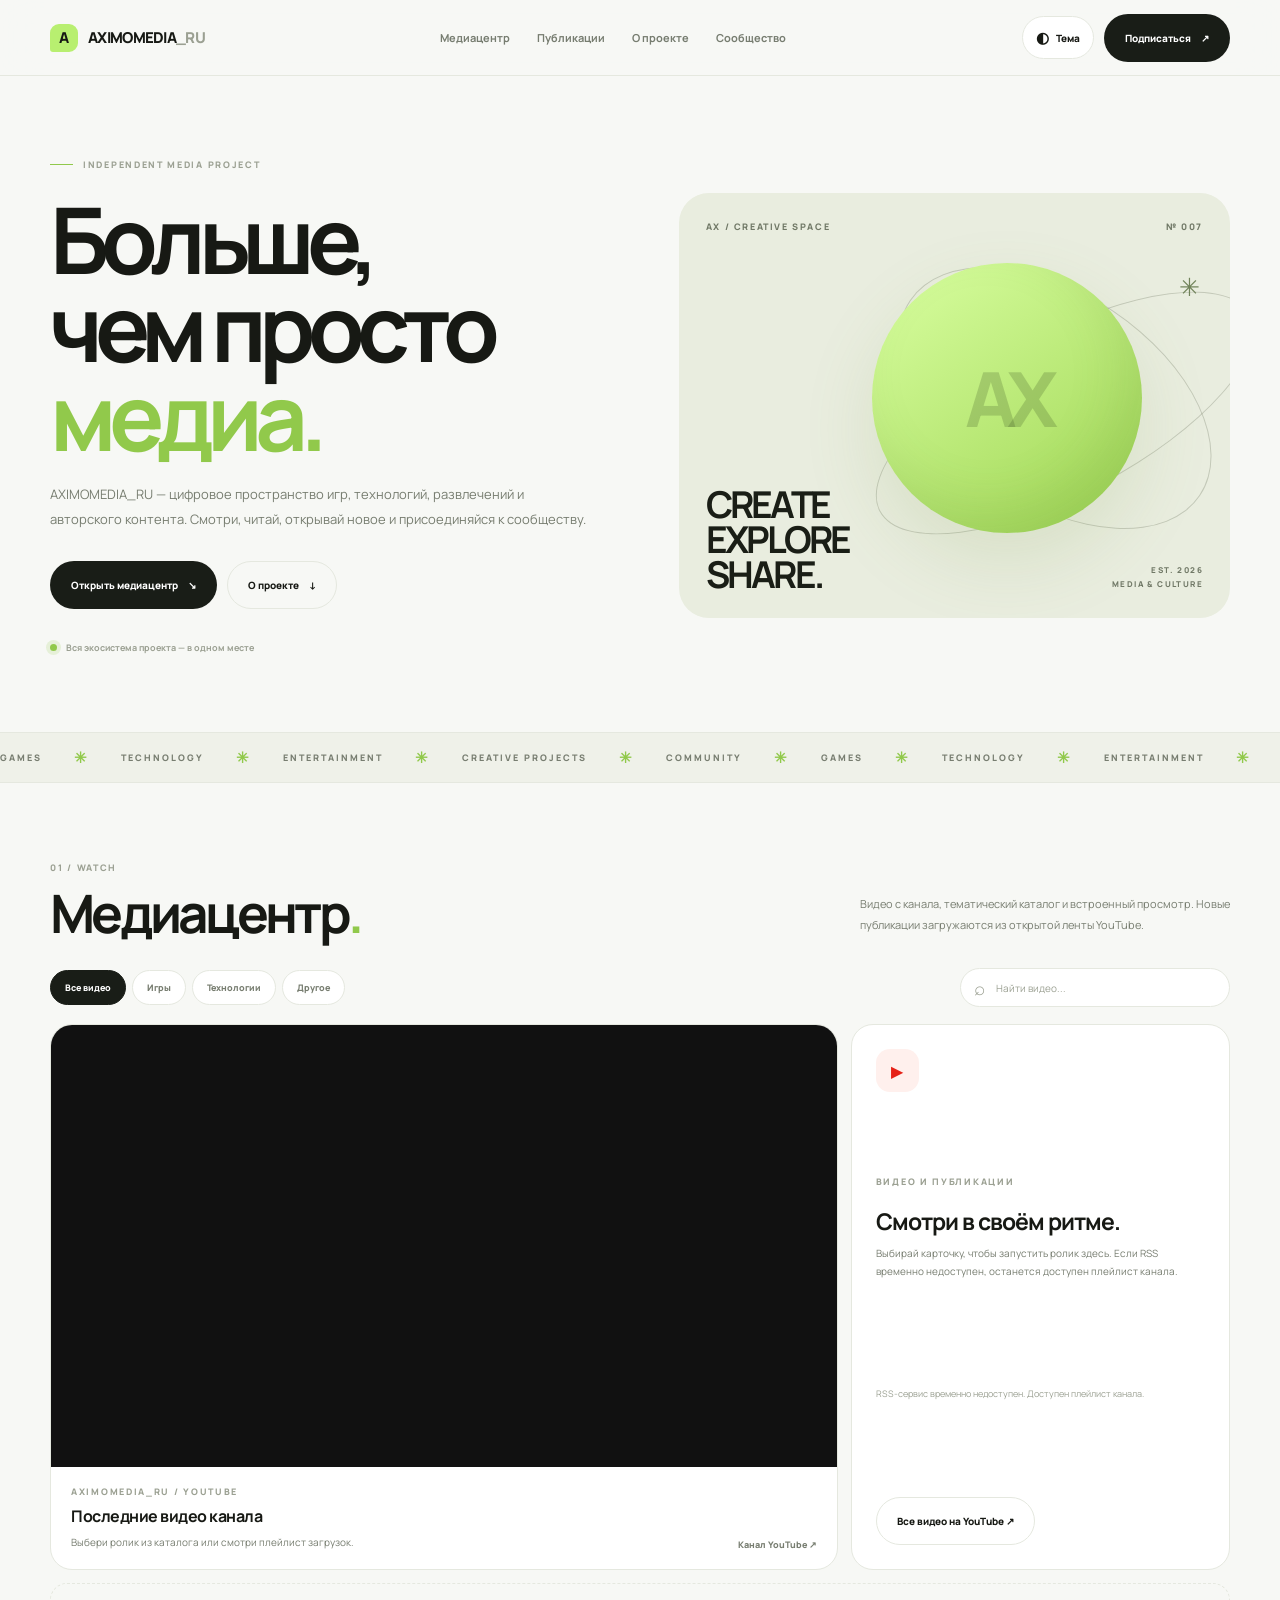
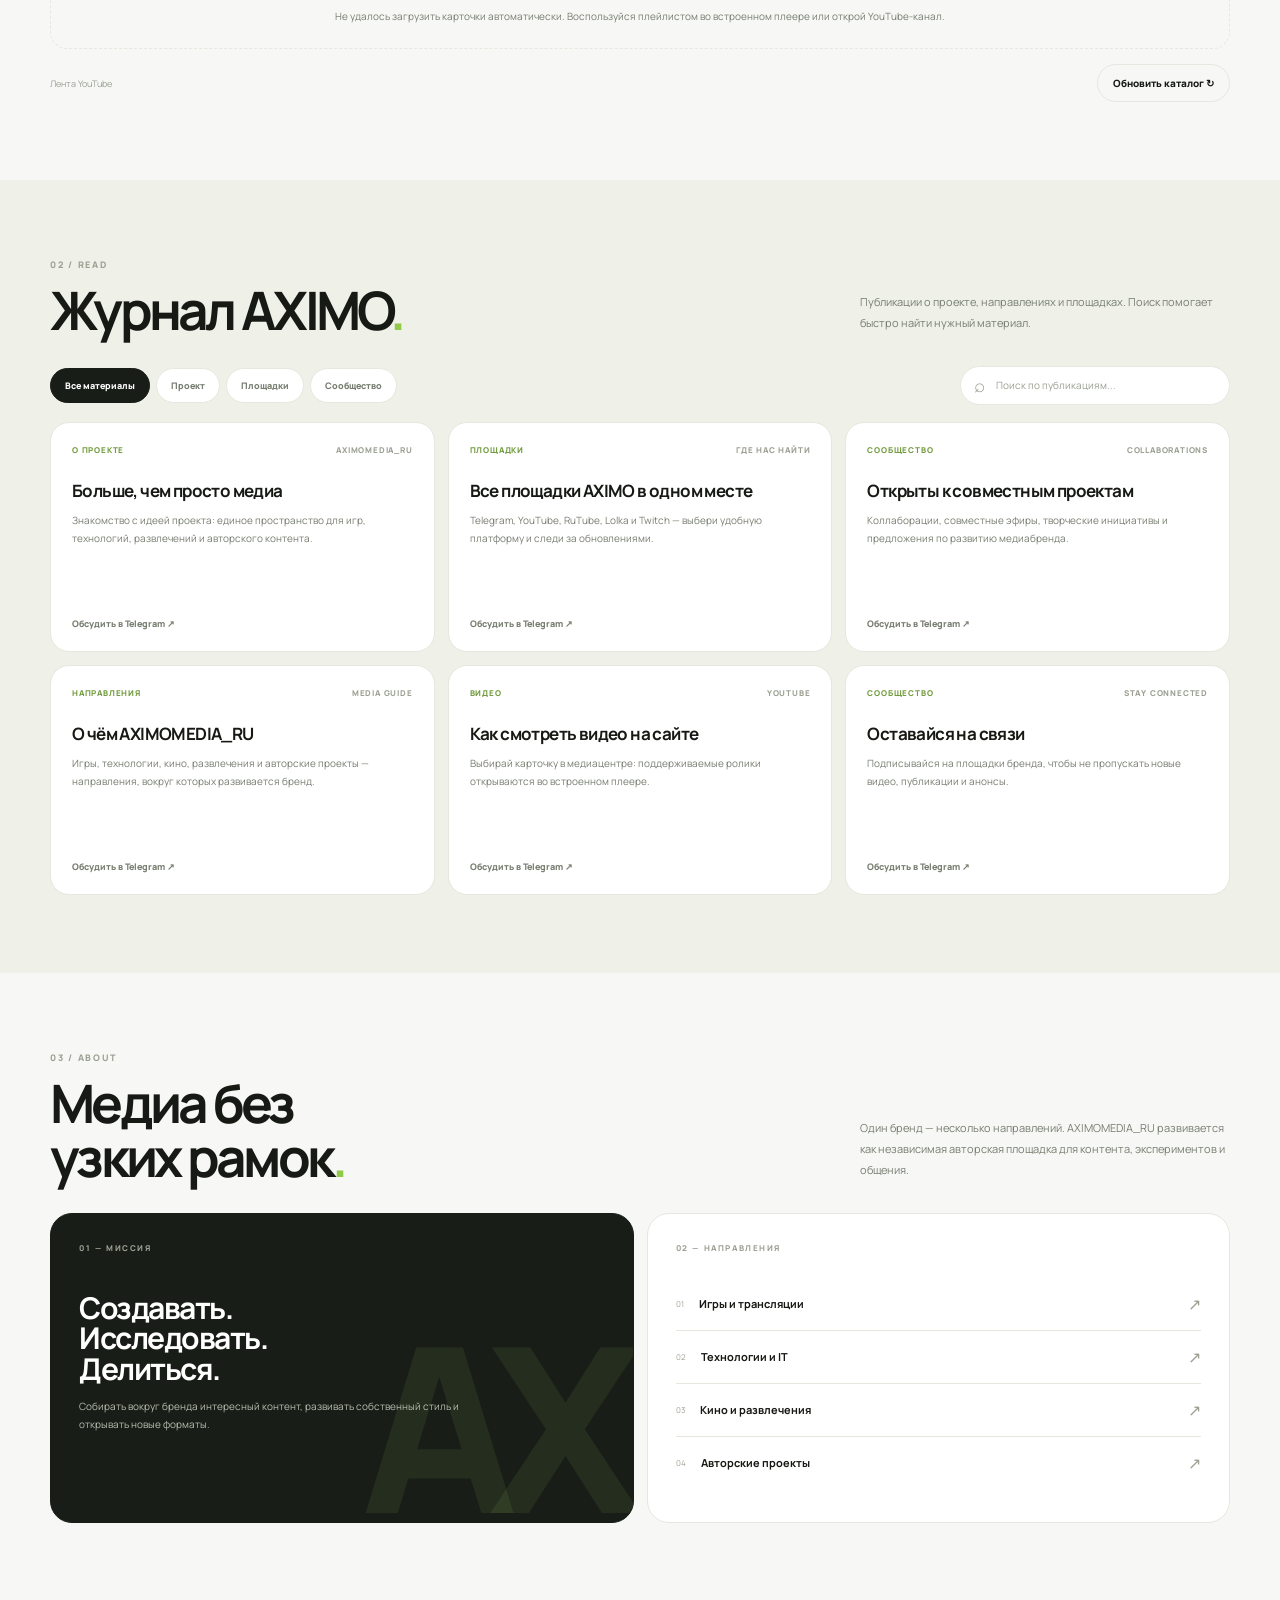
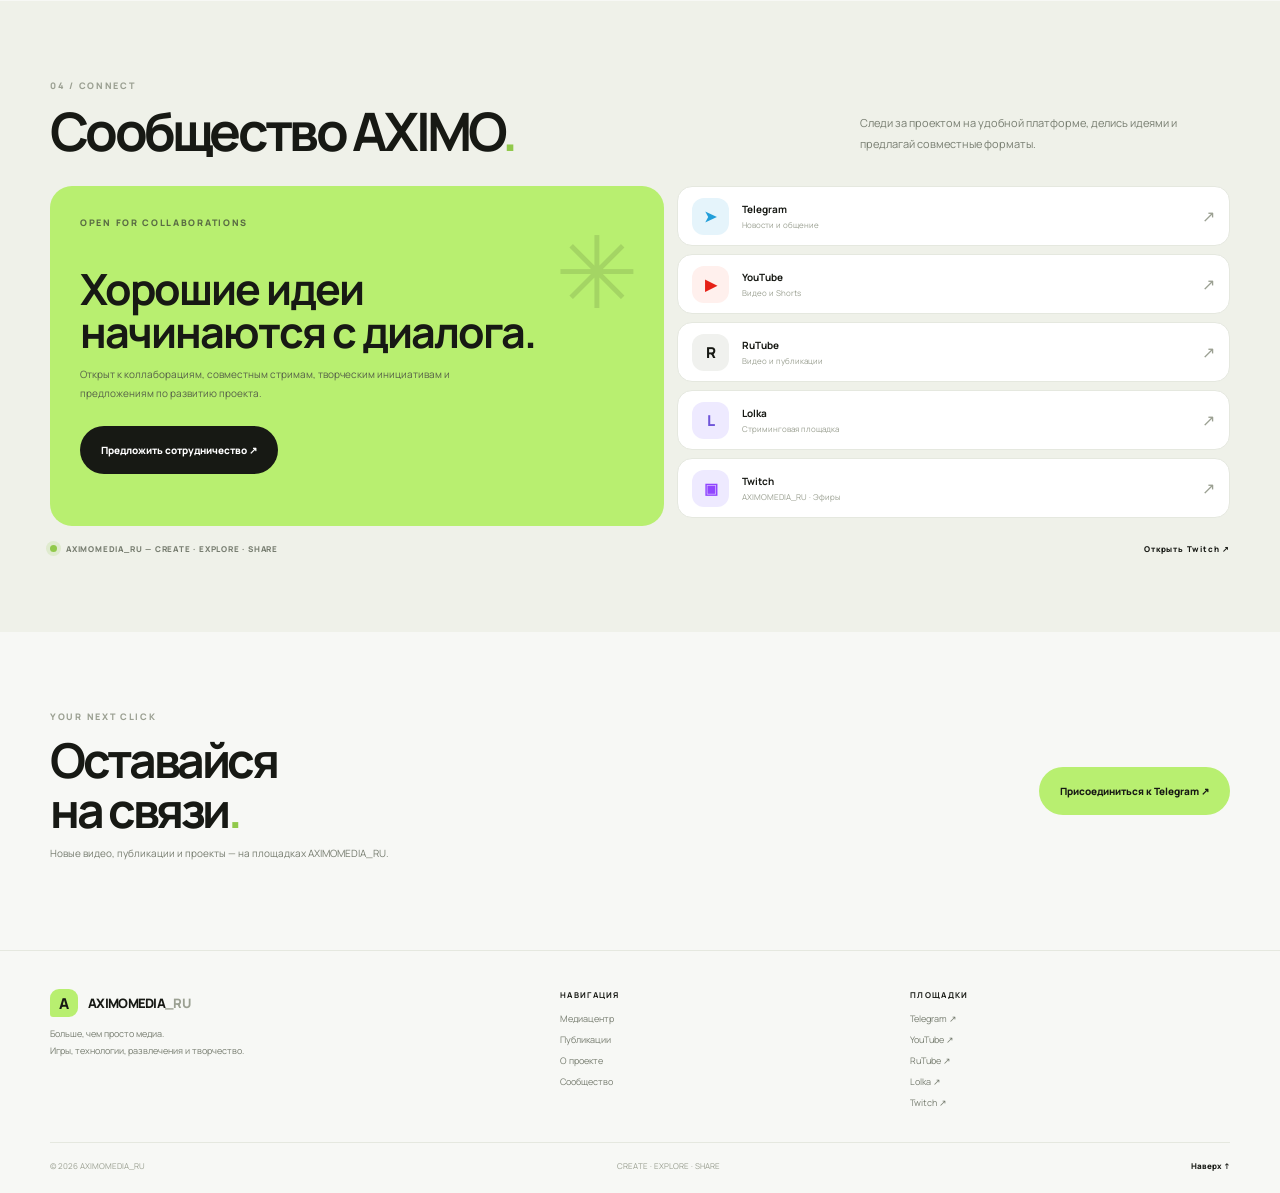
<file: index (11).html>
<!doctype html>
<html lang="ru">
<head>
  <meta charset="utf-8">
  <meta name="viewport" content="width=device-width,initial-scale=1">
  <meta name="theme-color" content="#f7f8f5">
  <meta name="description" content="AXIMOMEDIA_RU — авторский медиапроект: видео, игры, технологии, развлечения и творческие проекты.">
  <meta property="og:type" content="website">
  <meta property="og:title" content="AXIMOMEDIA_RU — Больше, чем просто медиа">
  <meta property="og:description" content="Видео, публикации, технологии, игры и сообщество AXIMOMEDIA_RU.">
  <title>AXIMOMEDIA_RU — Больше, чем просто медиа</title>
  <link rel="icon" href="assets/favicon.svg" type="image/svg+xml">
  <link rel="preconnect" href="https://fonts.googleapis.com">
  <link rel="preconnect" href="https://fonts.gstatic.com" crossorigin>
  <link href="https://fonts.googleapis.com/css2?family=Manrope:wght@400;500;600;700;800&display=swap" rel="stylesheet">
  <link rel="stylesheet" href="assets/css/styles.css">
</head>
<body>
  <div class="reading-progress" id="readingProgress"></div>
  <header class="site-header">
    <div class="container nav-wrap">
      <a class="brand" href="#home" aria-label="AXIMOMEDIA_RU — главная"><span class="brand-symbol">A</span><span>AXIMOMEDIA<span class="brand-muted">_RU</span></span></a>
      <button class="menu-toggle" id="menuToggle" aria-label="Открыть меню" aria-expanded="false"><span></span><span></span></button>
      <nav class="main-nav" id="mainNav">
        <a href="#media">Медиацентр</a><a href="#news">Публикации</a><a href="#about">О проекте</a><a href="#community">Сообщество</a>
      </nav>
      <div class="nav-actions">
        <button class="theme-toggle" id="themeToggle" aria-label="Переключить тему" title="Переключить тему"><span class="theme-icon">◐</span><span class="theme-label">Тема</span></button>
        <a class="button button-dark nav-follow" href="https://t.me/AximoMedia_RU" target="_blank" rel="noopener">Подписаться <span>↗</span></a>
      </div>
    </div>
  </header>

  <main id="home">
    <section class="hero container">
      <div class="hero-copy reveal">
        <div class="eyebrow"><span class="eyebrow-line"></span> INDEPENDENT MEDIA PROJECT</div>
        <h1>Больше,<br>чем просто <span>медиа.</span></h1>
        <p>AXIMOMEDIA_RU — цифровое пространство игр, технологий, развлечений и авторского контента. Смотри, читай, открывай новое и присоединяйся к сообществу.</p>
        <div class="hero-actions"><a class="button button-dark" href="#media">Открыть медиацентр <span>↘</span></a><a class="button button-ghost" href="#about">О проекте <span>↓</span></a></div>
        <div class="hero-meta"><span class="live-dot"></span> Вся экосистема проекта — в одном месте</div>
      </div>
      <div class="hero-visual reveal" aria-label="Фирменная композиция AXIMOMEDIA_RU">
        <div class="visual-top"><span>AX / CREATIVE SPACE</span><span>№ 007</span></div>
        <div class="visual-orbit orbit-one"></div><div class="visual-orbit orbit-two"></div><div class="visual-orb"><span>AX</span></div>
        <div class="visual-bottom"><strong>CREATE<br>EXPLORE<br>SHARE.</strong><span>EST. 2026<br>MEDIA & CULTURE</span></div>
        <div class="visual-cross">✳</div>
      </div>
    </section>

    <div class="ticker" aria-hidden="true"><div class="ticker-track"><span>GAMES <b>✳</b> TECHNOLOGY <b>✳</b> ENTERTAINMENT <b>✳</b> CREATIVE PROJECTS <b>✳</b> COMMUNITY <b>✳</b></span><span>GAMES <b>✳</b> TECHNOLOGY <b>✳</b> ENTERTAINMENT <b>✳</b> CREATIVE PROJECTS <b>✳</b> COMMUNITY <b>✳</b></span></div></div>

    <section class="section container" id="media">
      <div class="section-heading reveal"><div><div class="eyebrow">01 / WATCH</div><h2>Медиацентр<span>.</span></h2></div><p>Видео с канала, тематический каталог и встроенный просмотр. Новые публикации загружаются из открытой ленты YouTube.</p></div>
      <div class="media-toolbar reveal">
        <div class="filter-tabs" id="videoFilters" aria-label="Фильтр видео">
          <button class="filter-tab active" data-filter="all">Все видео</button>
          <button class="filter-tab" data-filter="gaming">Игры</button>
          <button class="filter-tab" data-filter="tech">Технологии</button>
          <button class="filter-tab" data-filter="other">Другое</button>
        </div>
        <label class="search-box"><span>⌕</span><input id="videoSearch" type="search" placeholder="Найти видео..." aria-label="Поиск видео"></label>
      </div>
      <div class="player-layout reveal">
        <div class="player-card">
          <div class="player-frame" id="playerFrame"><iframe id="youtubePlayer" src="https://www.youtube-nocookie.com/embed/videoseries?list=UUQlWWfImcRwJccdw0e5YLdQ" title="Видео AXIMOMEDIA_RU" loading="lazy" allow="accelerometer; autoplay; clipboard-write; encrypted-media; gyroscope; picture-in-picture; web-share" allowfullscreen></iframe></div>
          <div class="player-info"><div><div class="micro-label" id="playerKicker">AXIMOMEDIA_RU / YOUTUBE</div><h3 id="playerTitle">Последние видео канала</h3><p id="playerDescription">Выбери ролик из каталога или смотри плейлист загрузок.</p></div><a class="text-link" href="https://www.youtube.com/@AximoMedia_RU" target="_blank" rel="noopener">Канал YouTube ↗</a></div>
        </div>
        <aside class="player-aside"><div class="aside-icon">▶</div><div><div class="micro-label">ВИДЕО И ПУБЛИКАЦИИ</div><h3>Смотри в своём ритме.</h3><p>Выбирай карточку, чтобы запустить ролик здесь. Если RSS временно недоступен, останется доступен плейлист канала.</p></div><div class="feed-state" id="feedStatus" role="status">Подключаем ленту…</div><a class="button button-light" href="https://www.youtube.com/@AximoMedia_RU" target="_blank" rel="noopener">Все видео на YouTube ↗</a></aside>
      </div>
      <div class="video-grid" id="videoGrid"><div class="empty-state">Загружаем публикации YouTube…</div></div>
      <div class="section-foot"><span class="small-note" id="videoCount">Лента YouTube</span><button class="button button-ghost button-small" id="refreshVideos">Обновить каталог ↻</button></div>
    </section>

    <section class="section section-tint" id="news">
      <div class="container">
        <div class="section-heading reveal"><div><div class="eyebrow">02 / READ</div><h2>Журнал AXIMO<span>.</span></h2></div><p>Публикации о проекте, направлениях и площадках. Поиск помогает быстро найти нужный материал.</p></div>
        <div class="news-controls reveal">
          <div class="filter-tabs" id="newsFilters"><button class="filter-tab active" data-filter="all">Все материалы</button><button class="filter-tab" data-filter="project">Проект</button><button class="filter-tab" data-filter="platforms">Площадки</button><button class="filter-tab" data-filter="community">Сообщество</button></div>
          <label class="search-box"><span>⌕</span><input id="newsSearch" type="search" placeholder="Поиск по публикациям..." aria-label="Поиск публикаций"></label>
        </div>
        <div class="news-grid" id="newsGrid"></div>
        <div class="news-empty" id="newsEmpty" hidden>Ничего не найдено. Попробуй изменить запрос или категорию.</div>
      </div>
    </section>

    <section class="section container" id="about">
      <div class="section-heading reveal"><div><div class="eyebrow">03 / ABOUT</div><h2>Медиа без<br>узких рамок<span>.</span></h2></div><p>Один бренд — несколько направлений. AXIMOMEDIA_RU развивается как независимая авторская площадка для контента, экспериментов и общения.</p></div>
      <div class="about-grid">
        <article class="about-card about-dark reveal"><div class="card-index">01 — МИССИЯ</div><h3>Создавать.<br>Исследовать.<br>Делиться.</h3><p>Собирать вокруг бренда интересный контент, развивать собственный стиль и открывать новые форматы.</p><span class="about-watermark">AX</span></article>
        <article class="about-card reveal"><div class="card-index">02 — НАПРАВЛЕНИЯ</div><div class="topic-list"><div><span>01</span><strong>Игры и трансляции</strong><i>↗</i></div><div><span>02</span><strong>Технологии и IT</strong><i>↗</i></div><div><span>03</span><strong>Кино и развлечения</strong><i>↗</i></div><div><span>04</span><strong>Авторские проекты</strong><i>↗</i></div></div></article>
      </div>
    </section>

    <section class="section community-section" id="community">
      <div class="container">
        <div class="section-heading reveal"><div><div class="eyebrow">04 / CONNECT</div><h2>Сообщество AXIMO<span>.</span></h2></div><p>Следи за проектом на удобной платформе, делись идеями и предлагай совместные форматы.</p></div>
        <div class="community-grid">
          <article class="community-main reveal"><div class="community-mark">✳</div><div class="micro-label">OPEN FOR COLLABORATIONS</div><h3>Хорошие идеи<br>начинаются с диалога.</h3><p>Открыт к коллаборациям, совместным стримам, творческим инициативам и предложениям по развитию проекта.</p><a class="button button-dark" href="https://t.me/AximoMedia_RU" target="_blank" rel="noopener">Предложить сотрудничество ↗</a></article>
          <div class="social-list reveal">
            <a class="social-link" href="https://t.me/AximoMedia_RU" target="_blank" rel="noopener"><span class="social-logo telegram">➤</span><span><b>Telegram</b><small>Новости и общение</small></span><i>↗</i></a>
            <a class="social-link" href="https://www.youtube.com/@AximoMedia_RU" target="_blank" rel="noopener"><span class="social-logo youtube">▶</span><span><b>YouTube</b><small>Видео и Shorts</small></span><i>↗</i></a>
            <a class="social-link" href="https://rutube.ru/channel/38281222" target="_blank" rel="noopener"><span class="social-logo rutube">R</span><span><b>RuTube</b><small>Видео и публикации</small></span><i>↗</i></a>
            <a class="social-link" href="https://lolka.gg/2n8BaMFaH" target="_blank" rel="noopener"><span class="social-logo lolka">L</span><span><b>Lolka</b><small>Стриминговая площадка</small></span><i>↗</i></a>
            <a class="social-link" href="https://www.twitch.tv/aximomedia_ru" target="_blank" rel="noopener"><span class="social-logo twitch">▣</span><span><b>Twitch</b><small>AXIMOMEDIA_RU · Эфиры</small></span><i>↗</i></a>
          </div>
        </div>
        <div class="community-bottom reveal"><span><span class="live-dot"></span> AXIMOMEDIA_RU — CREATE · EXPLORE · SHARE</span><a href="https://www.twitch.tv/aximomedia_ru" target="_blank" rel="noopener">Открыть Twitch ↗</a></div>
      </div>
    </section>

    <section class="closing-section container reveal">
      <div><div class="eyebrow">YOUR NEXT CLICK</div><h2>Оставайся<br>на связи<span>.</span></h2><p>Новые видео, публикации и проекты — на площадках AXIMOMEDIA_RU.</p></div>
      <a class="button button-green" href="https://t.me/AximoMedia_RU" target="_blank" rel="noopener">Присоединиться к Telegram ↗</a>
    </section>
  </main>

  <footer class="site-footer">
    <div class="container footer-main">
      <div><a class="brand footer-brand" href="#home"><span class="brand-symbol">A</span><span>AXIMOMEDIA<span class="brand-muted">_RU</span></span></a><p>Больше, чем просто медиа.<br>Игры, технологии, развлечения и творчество.</p></div>
      <div class="footer-col"><b>НАВИГАЦИЯ</b><a href="#media">Медиацентр</a><a href="#news">Публикации</a><a href="#about">О проекте</a><a href="#community">Сообщество</a></div>
      <div class="footer-col"><b>ПЛОЩАДКИ</b><a href="https://t.me/AximoMedia_RU" target="_blank" rel="noopener">Telegram ↗</a><a href="https://www.youtube.com/@AximoMedia_RU" target="_blank" rel="noopener">YouTube ↗</a><a href="https://rutube.ru/channel/38281222" target="_blank" rel="noopener">RuTube ↗</a><a href="https://lolka.gg/2n8BaMFaH" target="_blank" rel="noopener">Lolka ↗</a><a href="https://www.twitch.tv/aximomedia_ru" target="_blank" rel="noopener">Twitch ↗</a></div>
    </div>
    <div class="container footer-bottom"><span>© <span id="year"></span> AXIMOMEDIA_RU</span><span>CREATE · EXPLORE · SHARE</span><a href="#home">Наверх ↑</a></div>
  </footer>
  <button class="back-top" id="backTop" aria-label="Наверх">↑</button>
  <script src="assets/js/app.js" defer></script>
</body>
</html>
</file>
<file: assets/css/styles.css>
/* AXIMOMEDIA_RU 7.0 — responsive design system */
:root{color-scheme:light;--bg:#f7f8f5;--surface:#fff;--surface-2:#eff1e9;--ink:#171914;--muted:#777d70;--soft:#9ba092;--line:#e5e8df;--accent:#b8ef70;--accent-strong:#91c94b;--dark:#191d17;--dark-2:#252b21;--shadow:0 18px 55px rgba(28,35,20,.07);--max:1180px;--radius:25px}
[data-theme="dark"]{color-scheme:dark;--bg:#11140f;--surface:#1a1e17;--surface-2:#20261c;--ink:#f2f4ed;--muted:#b0b7a6;--soft:#858d7b;--line:#30372b;--accent:#b8ef70;--accent-strong:#a4df5b;--dark:#0c0f0b;--dark-2:#252b21;--shadow:0 18px 55px rgba(0,0,0,.22)}
*{box-sizing:border-box}html{scroll-behavior:smooth;scroll-padding-top:92px}body{margin:0;background:var(--bg);color:var(--ink);font-family:Manrope,Arial,sans-serif;-webkit-font-smoothing:antialiased;transition:background .25s,color .25s}a{color:inherit;text-decoration:none}button,input{font:inherit}button{color:inherit}::selection{background:var(--accent);color:#171914}.container{width:min(var(--max),calc(100% - 48px));margin-inline:auto}.reading-progress{height:3px;position:fixed;inset:0 auto auto 0;width:0;background:var(--accent-strong);z-index:200}
.site-header{height:76px;position:sticky;top:0;z-index:100;background:color-mix(in srgb,var(--bg) 90%,transparent);backdrop-filter:blur(18px);border-bottom:1px solid var(--line)}.nav-wrap{height:100%;display:flex;align-items:center;justify-content:space-between;gap:25px}.brand{display:flex;align-items:center;gap:10px;font-size:15px;font-weight:800;letter-spacing:-.7px;white-space:nowrap}.brand-symbol{width:28px;height:28px;display:grid;place-items:center;background:var(--accent);color:#171914;border-radius:9px 9px 9px 3px;font-size:15px;font-weight:800}.brand-muted{color:var(--soft)}.main-nav{display:flex;gap:27px;color:var(--muted);font-size:11px;font-weight:700}.main-nav a:hover{color:var(--ink)}.nav-actions{display:flex;align-items:center;gap:10px}.theme-toggle{display:flex;align-items:center;gap:7px;padding:10px 13px;border:1px solid var(--line);border-radius:999px;background:var(--surface);font-size:10px;font-weight:800;cursor:pointer}.theme-icon{font-size:15px}.menu-toggle{display:none;width:42px;height:42px;border:1px solid var(--line);border-radius:50%;background:var(--surface)}.menu-toggle span{display:block;width:16px;height:1.5px;background:var(--ink);margin:5px auto}
.button{display:inline-flex;align-items:center;justify-content:center;gap:10px;min-height:48px;padding:0 20px;border:1px solid transparent;border-radius:999px;font-size:10px;font-weight:800;transition:transform .2s,background .2s,border-color .2s;cursor:pointer}.button:hover{transform:translateY(-3px)}.button-dark{background:var(--dark);color:#fff}.button-light{background:var(--surface);border-color:var(--line);color:var(--ink)}.button-green{background:var(--accent);color:#171914}.button-ghost{background:transparent;border-color:var(--line);color:var(--ink)}.button-small{min-height:38px;padding:0 15px}.hero{display:grid;grid-template-columns:1.02fr .98fr;gap:55px;align-items:center;padding-top:82px;padding-bottom:78px}.eyebrow,.micro-label{font-size:9px;font-weight:800;letter-spacing:1.7px;color:var(--soft)}.eyebrow{display:flex;align-items:center;gap:10px}.eyebrow-line{width:23px;height:1px;background:var(--accent-strong)}h1{margin:24px 0 22px;font-size:clamp(54px,7.2vw,92px);line-height:.96;letter-spacing:-.085em}h1 span,h2 span{color:var(--accent-strong)}.hero-copy>p{max-width:540px;color:var(--muted);font-size:13px;line-height:1.95}.hero-actions{display:flex;flex-wrap:wrap;gap:10px;margin-top:28px}.hero-meta{display:flex;align-items:center;gap:9px;margin-top:32px;color:var(--soft);font-size:9px;font-weight:700}.live-dot{display:inline-block;width:7px;height:7px;border-radius:50%;background:#91c94b;box-shadow:0 0 0 4px color-mix(in srgb,#91c94b 17%,transparent)}
.hero-visual{position:relative;isolation:isolate;overflow:hidden;min-height:425px;padding:27px;border-radius:30px;background:#e9eddf;color:#1a1e16;display:flex;flex-direction:column;justify-content:space-between}.visual-top,.visual-bottom{display:flex;justify-content:space-between;align-items:flex-start;position:relative;z-index:2}.visual-top{font-size:9px;font-weight:800;letter-spacing:1.6px;color:#707866}.visual-orb{position:absolute;z-index:-1;width:270px;aspect-ratio:1;top:70px;right:16%;border-radius:50%;display:grid;place-items:center;background:linear-gradient(145deg,#d9ffa1,#9fd653);box-shadow:inset -20px -25px 50px rgba(79,115,39,.13),0 30px 70px rgba(120,157,65,.15);animation:float 8s ease-in-out infinite}.visual-orb span{font-size:76px;font-weight:800;letter-spacing:-10px;color:rgba(54,78,31,.22)}.visual-orbit{position:absolute;z-index:-1;width:420px;height:160px;border:1px solid rgba(45,59,31,.2);border-radius:50%;right:-45px;top:140px;transform:rotate(-28deg)}.orbit-two{width:350px;height:210px;right:0;top:100px;transform:rotate(34deg)}.visual-bottom{align-items:flex-end}.visual-bottom strong{font-size:37px;line-height:.94;letter-spacing:-2.8px}.visual-bottom span{text-align:right;color:#707866;font-size:8px;font-weight:800;line-height:1.8;letter-spacing:1.4px}.visual-cross{position:absolute;right:30px;top:76px;color:#71835a;font-size:25px}@keyframes float{50%{transform:translateY(-12px) rotate(5deg)}}
.ticker{overflow:hidden;border-block:1px solid var(--line);background:var(--surface-2)}.ticker-track{display:flex;width:max-content;gap:32px;padding:14px 0;animation:marquee 35s linear infinite;color:var(--muted);font-size:9px;font-weight:800;letter-spacing:2px}.ticker-track span{display:flex;gap:32px;align-items:center}.ticker-track b{color:var(--accent-strong);font-size:15px}@keyframes marquee{to{transform:translateX(-50%)}}
.section{padding-top:78px;padding-bottom:78px}.section-tint{background:var(--surface-2)}.section-heading{display:flex;justify-content:space-between;align-items:flex-end;gap:35px;margin-bottom:28px}.section-heading h2,.closing-section h2{margin:12px 0 0;font-size:clamp(34px,4.4vw,53px);line-height:1.03;letter-spacing:-.07em}.section-heading>p{max-width:370px;margin:0 0 4px;color:var(--muted);font-size:11px;line-height:1.9}
.media-toolbar,.news-controls{display:flex;justify-content:space-between;align-items:center;gap:15px;margin-bottom:17px}.filter-tabs{display:flex;gap:6px;flex-wrap:wrap}.filter-tab{padding:10px 14px;border:1px solid var(--line);border-radius:999px;background:var(--surface);color:var(--muted);font-size:9px;font-weight:800;cursor:pointer}.filter-tab.active{background:var(--dark);border-color:var(--dark);color:#fff}.search-box{display:flex;align-items:center;gap:9px;width:min(270px,100%);height:39px;padding:0 13px;border:1px solid var(--line);border-radius:999px;background:var(--surface);color:var(--soft)}.search-box>span{font-size:19px}.search-box input{width:100%;border:0;outline:0;background:transparent;color:var(--ink);font-size:10px}.search-box input::placeholder{color:var(--soft)}
.player-layout{display:grid;grid-template-columns:1.35fr .65fr;gap:13px}.player-card,.player-aside{overflow:hidden;border:1px solid var(--line);border-radius:22px;background:var(--surface)}.player-frame{position:relative;aspect-ratio:16/9;background:#111}.player-frame iframe{position:absolute;inset:0;width:100%;height:100%;border:0}.player-info{display:flex;justify-content:space-between;align-items:flex-end;gap:20px;padding:18px 20px}.player-info h3{margin:7px 0;font-size:16px;letter-spacing:-.5px}.player-info p{margin:0;color:var(--muted);font-size:10px;line-height:1.7}.text-link{white-space:nowrap;color:var(--muted);font-size:9px;font-weight:800}.player-aside{padding:24px;display:flex;flex-direction:column;justify-content:space-between;align-items:flex-start}.aside-icon{width:43px;height:43px;display:grid;place-items:center;border-radius:14px;background:#fff0ed;color:#e62117}.player-aside h3{margin:21px 0 9px;font-size:23px;line-height:1.08;letter-spacing:-1px}.player-aside p{color:var(--muted);font-size:10px;line-height:1.85}.feed-state{margin:13px 0;color:var(--soft);font-size:9px;line-height:1.7}.video-grid{display:grid;grid-template-columns:repeat(3,1fr);gap:12px;margin-top:13px}.video-card{min-width:0;overflow:hidden;border:1px solid var(--line);border-radius:17px;background:var(--surface);text-align:left;cursor:pointer;transition:.2s}.video-card:hover{transform:translateY(-4px);box-shadow:var(--shadow);border-color:var(--accent-strong)}.video-thumb{position:relative;aspect-ratio:16/9;background:var(--surface-2)}.video-thumb img{width:100%;height:100%;object-fit:cover;display:block}.video-play{position:absolute;left:50%;top:50%;transform:translate(-50%,-50%);width:38px;height:38px;display:grid;place-items:center;border-radius:50%;background:#fff;color:#171914;font-size:12px}.video-card-body{padding:13px}.video-card-title{display:-webkit-box;-webkit-line-clamp:2;-webkit-box-orient:vertical;overflow:hidden;min-height:34px;font-size:10px;font-weight:800;line-height:1.65}.video-card-date{margin-top:8px;color:var(--soft);font-size:8px}.empty-state,.news-empty{grid-column:1/-1;padding:25px;border:1px dashed var(--line);border-radius:17px;color:var(--muted);text-align:center;font-size:10px}.section-foot{display:flex;justify-content:space-between;align-items:center;margin-top:15px}.small-note{color:var(--soft);font-size:9px}
.news-grid{display:grid;grid-template-columns:repeat(3,1fr);gap:13px}.news-card{padding:21px;border:1px solid var(--line);border-radius:19px;background:var(--surface);display:flex;flex-direction:column;min-height:230px;transition:.2s}.news-card:hover{transform:translateY(-3px);box-shadow:var(--shadow)}.news-meta{display:flex;justify-content:space-between;gap:10px;color:var(--soft);font-size:8px;font-weight:800;letter-spacing:.8px;text-transform:uppercase}.news-category{color:#739c3e}.news-card h3{margin:25px 0 10px;font-size:17px;line-height:1.25;letter-spacing:-.6px}.news-card p{margin:0;color:var(--muted);font-size:10px;line-height:1.8}.news-card .text-link{margin-top:auto;padding-top:19px}.news-empty{margin-top:12px}
.about-grid{display:grid;grid-template-columns:1fr 1fr;gap:13px}.about-card{position:relative;overflow:hidden;min-height:310px;padding:28px;border:1px solid var(--line);border-radius:22px;background:var(--surface)}.about-dark{background:var(--dark);color:#fff;border-color:var(--dark)}.card-index{font-size:8px;font-weight:800;letter-spacing:1.6px;color:var(--soft)}.about-card h3{position:relative;z-index:1;margin:40px 0 12px;font-size:30px;line-height:1.02;letter-spacing:-1.5px}.about-card p{position:relative;z-index:1;max-width:400px;color:var(--muted);font-size:10px;line-height:1.85}.about-dark p{color:#b8beb0}.about-watermark{position:absolute;right:20px;bottom:-60px;font-size:230px;font-weight:800;letter-spacing:-30px;color:rgba(184,239,112,.08)}.topic-list{margin-top:25px}.topic-list>div{display:flex;align-items:center;gap:15px;padding:15px 0;border-bottom:1px solid var(--line)}.topic-list>div:last-child{border:0}.topic-list span{color:var(--soft);font-size:8px}.topic-list strong{flex:1;font-size:11px}.topic-list i{font-style:normal;color:var(--soft)}
.community-section{background:var(--surface-2)}.community-grid{display:grid;grid-template-columns:1fr .9fr;gap:13px}.community-main{position:relative;overflow:hidden;padding:30px;border-radius:22px;background:var(--accent);color:#171914;min-height:340px}.community-mark{position:absolute;right:25px;top:15px;font-size:100px;color:rgba(23,25,20,.12)}.community-main .micro-label{color:#596b43}.community-main h3{position:relative;margin:38px 0 12px;font-size:clamp(29px,4vw,43px);line-height:1;letter-spacing:-2px}.community-main p{max-width:400px;margin-bottom:24px;color:#566148;font-size:10px;line-height:1.85}.community-main .button-dark{background:#171914}.social-list{display:flex;flex-direction:column;gap:8px}.social-link{display:flex;align-items:center;gap:13px;min-height:60px;padding:10px 14px;border:1px solid var(--line);border-radius:15px;background:var(--surface);transition:.2s}.social-link:hover{transform:translateX(3px);border-color:var(--accent-strong)}.social-logo{width:37px;height:37px;flex:0 0 37px;display:grid;place-items:center;border-radius:12px;font-size:15px;font-weight:800}.telegram{background:#e5f4fb;color:#229ed9}.youtube{background:#fff0ed;color:#e62117}.rutube{background:#f0f1ee;color:#171914}.lolka{background:#eeeaff;color:#6f55d9}.twitch{background:#eeeaff;color:#9146ff}.social-link>span:nth-child(2){flex:1}.social-link b{display:block;font-size:10px}.social-link small{display:block;margin-top:3px;color:var(--soft);font-size:8px}.social-link i{font-style:normal;color:var(--soft)}.community-bottom{display:flex;justify-content:space-between;gap:15px;margin-top:17px;color:var(--muted);font-size:8px;font-weight:800;letter-spacing:.8px}.community-bottom>span{display:flex;align-items:center;gap:9px}.community-bottom a{color:var(--ink)}
.closing-section{display:flex;justify-content:space-between;align-items:center;gap:25px;padding-top:78px;padding-bottom:78px}.closing-section h2{font-size:48px}.closing-section p{color:var(--muted);font-size:10px;line-height:1.8}.site-footer{padding:38px 0 22px;border-top:1px solid var(--line)}.footer-main{display:grid;grid-template-columns:1.2fr .8fr .8fr;gap:30px;padding-bottom:25px}.footer-brand{font-size:13px}.footer-main>div:first-child p{color:var(--muted);font-size:9px;line-height:1.8}.footer-col b{display:block;margin-bottom:12px;font-size:8px;letter-spacing:1.3px}.footer-col a{display:block;margin:8px 0;color:var(--muted);font-size:9px}.footer-col a:hover{color:var(--ink)}.footer-bottom{display:flex;justify-content:space-between;gap:15px;padding-top:17px;border-top:1px solid var(--line);color:var(--soft);font-size:8px}.footer-bottom a{color:var(--ink);font-weight:800}.back-top{position:fixed;right:20px;bottom:20px;width:43px;height:43px;border:0;border-radius:50%;background:var(--dark);color:#fff;box-shadow:var(--shadow);font-size:17px;opacity:0;pointer-events:none;transform:translateY(8px);transition:.2s;cursor:pointer}.back-top.visible{opacity:1;pointer-events:auto;transform:translateY(0)}
.reveal{opacity:0;transform:translateY(16px);transition:opacity .6s ease,transform .6s ease}.reveal.visible{opacity:1;transform:none}:focus-visible{outline:3px solid var(--accent-strong);outline-offset:3px}
@media(max-width:900px){.main-nav{gap:13px}.hero{grid-template-columns:1fr;gap:35px}.hero-visual{min-height:360px}.player-layout{grid-template-columns:1fr}.player-aside{min-height:230px}.quick-strip{grid-template-columns:repeat(2,1fr)}}
@media(max-width:680px){.container{width:calc(100% - 30px)}.site-header{height:67px}.nav-wrap{gap:10px}.menu-toggle{display:block;order:3}.nav-actions{margin-left:auto}.nav-actions .button{display:none}.main-nav{position:absolute;display:none;top:67px;left:0;right:0;padding:10px 20px 20px;background:var(--bg);border-bottom:1px solid var(--line);flex-direction:column;gap:0}.main-nav.open{display:flex}.main-nav a{padding:14px 0;border-bottom:1px solid var(--line)}.theme-label{display:none}.hero{padding-top:55px;padding-bottom:48px}.hero-visual{min-height:290px}.visual-orb{width:210px;right:8%;top:54px}.visual-bottom strong{font-size:31px}h1{font-size:clamp(48px,14vw,70px)}.section{padding-top:58px;padding-bottom:58px}.section-heading{display:block}.section-heading>p{margin-top:13px}.media-toolbar,.news-controls{align-items:stretch;flex-direction:column}.search-box{width:100%}.filter-tabs{overflow:auto;flex-wrap:nowrap;padding-bottom:3px}.filter-tab{white-space:nowrap}.player-info{align-items:flex-start;flex-direction:column}.video-grid,.news-grid{grid-template-columns:1fr}.video-card{display:grid;grid-template-columns:42% 1fr;align-items:center}.video-card-body{padding:11px}.video-card-title{min-height:0}.video-card-date{margin-top:5px}.about-grid,.community-grid{grid-template-columns:1fr}.about-card{min-height:275px}.community-main{min-height:320px}.community-bottom{flex-direction:column}.closing-section{align-items:flex-start;flex-direction:column;padding-top:58px;padding-bottom:58px}.closing-section h2{font-size:40px}.footer-main{grid-template-columns:1fr 1fr}.footer-main>div:first-child{grid-column:1/-1}.footer-bottom{flex-wrap:wrap}}
@media(prefers-reduced-motion:reduce){*,*::before,*::after{scroll-behavior:auto!important;animation-duration:.01ms!important;transition-duration:.01ms!important}.reveal{opacity:1;transform:none}}
</file>
